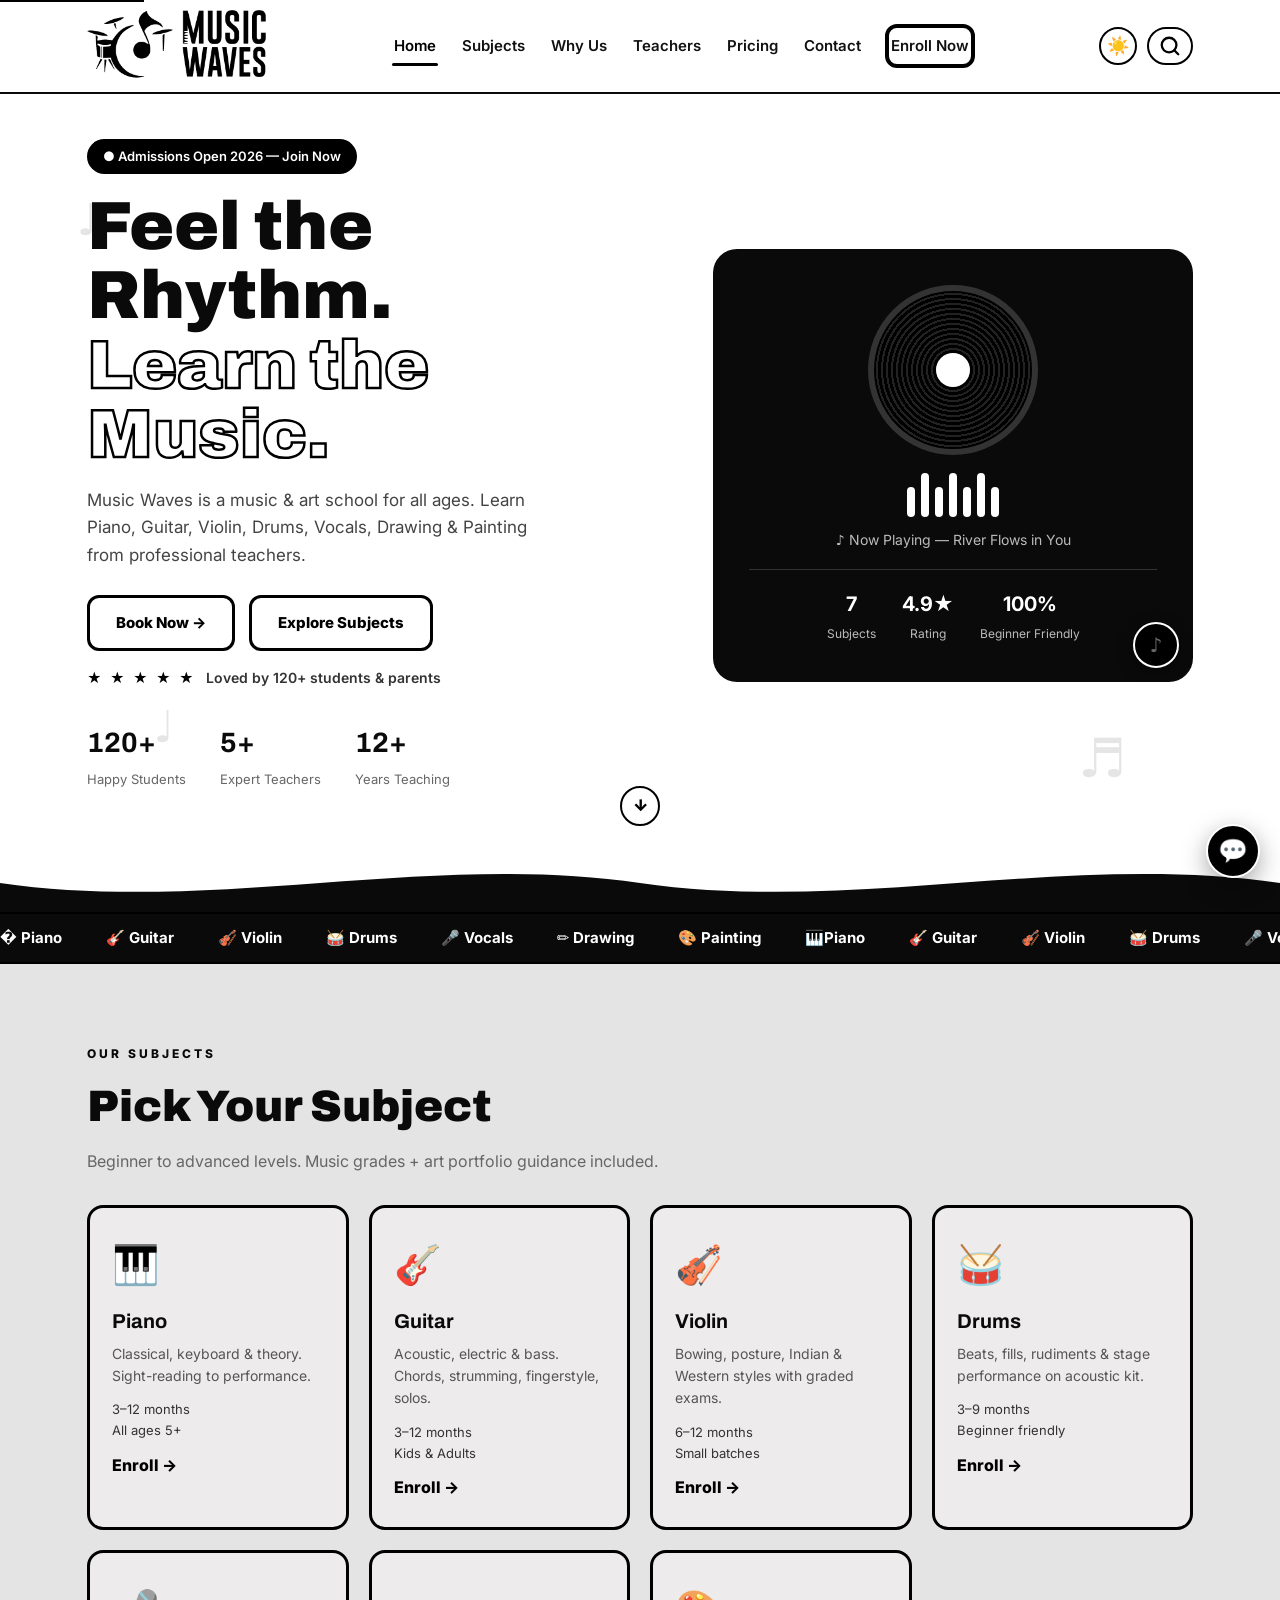
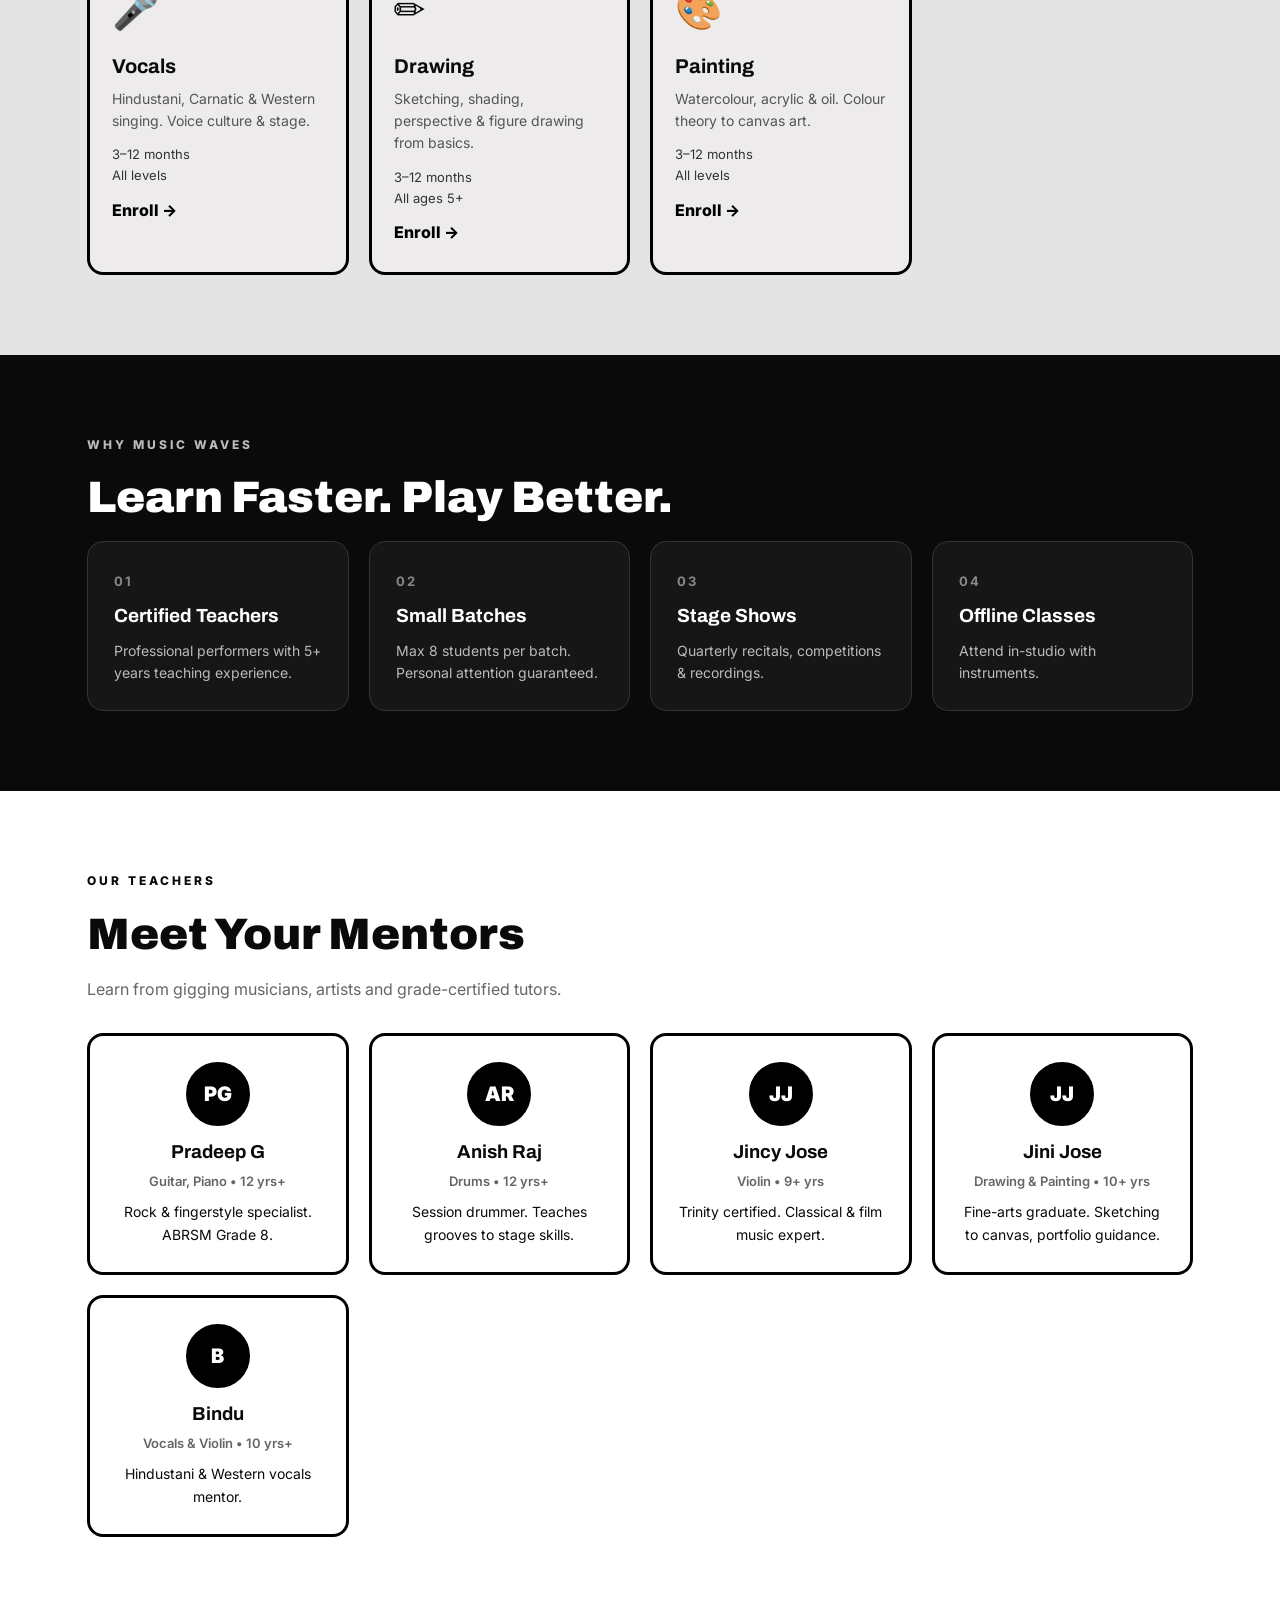
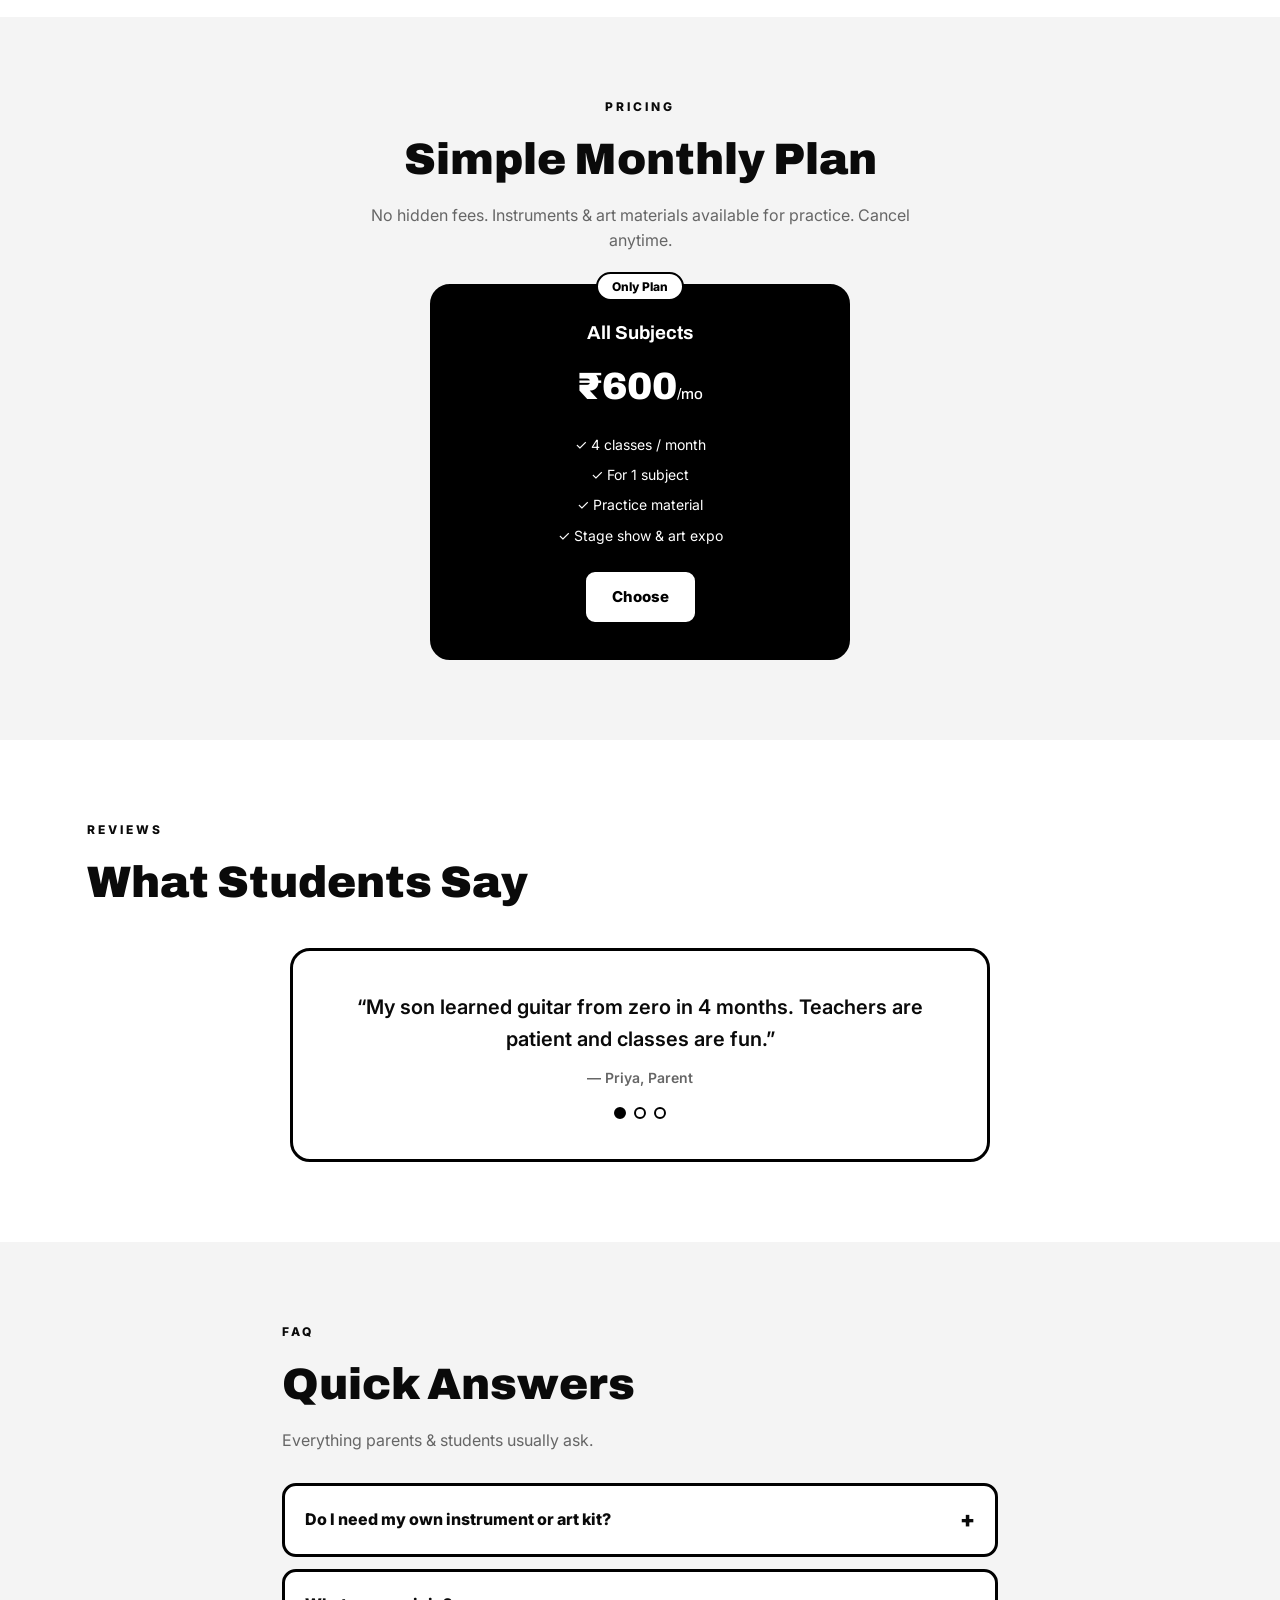
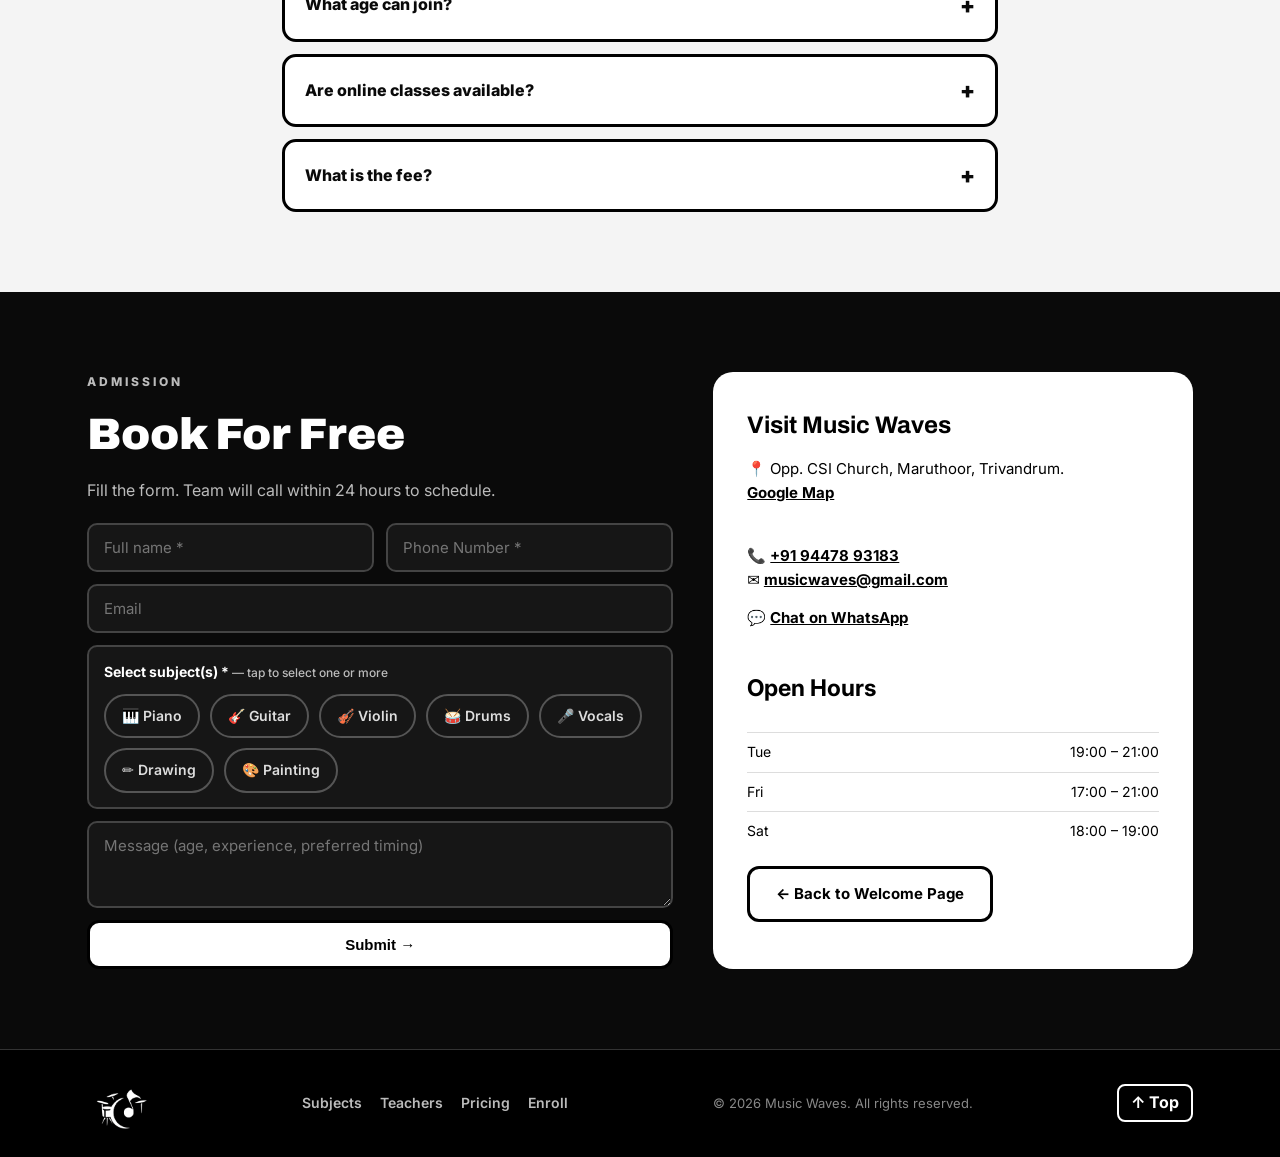
<file: index.html>
<!DOCTYPE html>
<html lang="en">

<head>
    <meta charset="UTF-8">
    <meta name="viewport" content="width=device-width, initial-scale=1.0, maximum-scale=1.0, user-scalable=no">

    <!-- Primary SEO -->
    <title>Music Waves — Music & Art School in Trivandrum | Piano, Guitar, Violin, Drums, Vocals, Drawing, Painting
    </title>
    <meta name="description"
        content="Music Waves is Trivandrum's leading music & art school. Learn Piano, Guitar, Violin, Drums, Vocals, Drawing & Painting from certified teachers. ₹600/month. Enroll now!">
    <meta name="keywords"
        content="music school Trivandrum, art classes Trivandrum, piano lessons Trivandrum, guitar classes Trivandrum, violin lessons, drum classes, vocal training, drawing classes, painting classes, music waves, best music school Kerala, music classes for kids, adult music classes, art school near me">
    <meta name="author" content="Music Waves">
    <meta name="robots" content="index, follow, max-snippet:-1, max-image-preview:large, max-video-preview:-1">
    <meta name="googlebot" content="index, follow">
    <meta name="theme-color" content="#ffffff">
    <meta name="geo.region" content="IN-KL">
    <meta name="geo.placename" content="Trivandrum">
    <link rel="canonical" href="https://musicwaves.in/">

    <!-- Open Graph / Facebook -->
    <meta property="og:type" content="website">
    <meta property="og:url" content="https://musicwaves.in/">
    <meta property="og:title" content="Music Waves — Music & Art School in Trivandrum">
    <meta property="og:description"
        content="Learn Piano, Guitar, Violin, Drums, Vocals, Drawing & Painting from certified teachers. ₹600/month. Enroll now at Music Waves!">
    <meta property="og:image" content="assets/Music Waves Logo.png">
    <meta property="og:site_name" content="Music Waves">
    <meta property="og:locale" content="en_IN">

    <!-- Twitter Card -->
    <meta name="twitter:card" content="summary_large_image">
    <meta name="twitter:title" content="Music Waves — Music & Art School in Trivandrum">
    <meta name="twitter:description"
        content="Learn Piano, Guitar, Violin, Drums, Vocals, Drawing & Painting from certified teachers. ₹600/month. Enroll now!">
    <meta name="twitter:image" content="assets/Music Waves Logo.png">

    <!-- Favicons -->
    <link rel="icon" href="assets/Music Waves Logo(2).png" type="image/png">

    <!-- Fonts -->
    <link rel="preconnect" href="https://fonts.googleapis.com">
    <link rel="preconnect" href="https://fonts.gstatic.com" crossorigin>
    <link rel="preload" as="style"
        href="https://fonts.googleapis.com/css2?family=Archivo:wght@400;600;700;800;900&family=Inter:wght@400;500;600&display=swap">
    <link rel="stylesheet"
        href="https://fonts.googleapis.com/css2?family=Archivo:wght@400;600;700;800;900&family=Inter:wght@400;500;600&display=swap">

    <!-- Main CSS -->
    <link rel="stylesheet" href="assets/style.css">

    <!-- JSON-LD: LocalBusiness / MusicSchool -->
    <script type="application/ld+json">
    {
      "@context": "https://schema.org",
      "@type": "MusicSchool",
      "name": "Music Waves",
      "description": "Music Waves is a music and art school in Trivandrum offering Piano, Guitar, Violin, Drums, Vocals, Drawing & Painting classes from certified teachers.",
      "url": "https://musicwaves.in/",
      "logo": "assets/Music Waves Logo.png",
      "image": "assets/Music Waves Logo.png",
      "telephone": "+919447893183",
      "email": "musicwaves@gmail.com",
      "address": {
        "@type": "PostalAddress",
        "streetAddress": "Opp. CSI Church, Maruthoor",
        "addressLocality": "Trivandrum",
        "addressRegion": "Kerala",
        "addressCountry": "IN"
      },
      "geo": {
        "@type": "GeoCoordinates",
        "latitude": "8.4875",
        "longitude": "76.9525"
      },
      "priceRange": "₹600/month",
      "openingHoursSpecification": [
        {
          "@type": "OpeningHoursSpecification",
          "dayOfWeek": ["Tuesday"],
          "opens": "19:00",
          "closes": "21:00"
        },
        {
          "@type": "OpeningHoursSpecification",
          "dayOfWeek": ["Friday"],
          "opens": "17:00",
          "closes": "21:00"
        },
        {
          "@type": "OpeningHoursSpecification",
          "dayOfWeek": ["Saturday"],
          "opens": "18:00",
          "closes": "19:00"
        }
      ],
      "sameAs": ["https://wa.me/919447893183"],
      "hasOfferCatalog": {
        "@type": "OfferCatalog",
        "name": "Music & Art Classes",
        "itemListElement": [
          {"@type": "Offer", "itemOffered": {"@type": "Course", "name": "Piano Classes"}},
          {"@type": "Offer", "itemOffered": {"@type": "Course", "name": "Guitar Classes"}},
          {"@type": "Offer", "itemOffered": {"@type": "Course", "name": "Violin Classes"}},
          {"@type": "Offer", "itemOffered": {"@type": "Course", "name": "Drum Classes"}},
          {"@type": "Offer", "itemOffered": {"@type": "Course", "name": "Vocal Training"}},
          {"@type": "Offer", "itemOffered": {"@type": "Course", "name": "Drawing Classes"}},
          {"@type": "Offer", "itemOffered": {"@type": "Course", "name": "Painting Classes"}}
        ]
      },
      "aggregateRating": {
        "@type": "AggregateRating",
        "ratingValue": "4.9",
        "reviewCount": "120",
        "bestRating": "5"
      },
      "review": [
        {
          "@type": "Review",
          "author": {"@type": "Person", "name": "Priya"},
          "reviewBody": "My son learned guitar from zero in 4 months. Teachers are patient and classes are fun.",
          "reviewRating": {"@type": "Rating", "ratingValue": "5", "bestRating": "5"}
        }
      ]
    }
    </script>

    <!-- JSON-LD: FAQPage -->
    <script type="application/ld+json">
    {
      "@context": "https://schema.org",
      "@type": "FAQPage",
      "mainEntity": [
        {
          "@type": "Question",
          "name": "Do I need my own instrument or art kit?",
          "acceptedAnswer": {
            "@type": "Answer",
            "text": "No. Instruments and basic art materials are available for practice in-studio, and we guide you when buying your own."
          }
        },
        {
          "@type": "Question",
          "name": "What age can join Music Waves?",
          "acceptedAnswer": {
            "@type": "Answer",
            "text": "Age 5 and above. Separate kids and adult batches with personal attention."
          }
        },
        {
          "@type": "Question",
          "name": "Are online classes available at Music Waves?",
          "acceptedAnswer": {
            "@type": "Answer",
            "text": "No. Online classes are not currently offered."
          }
        },
        {
          "@type": "Question",
          "name": "What is the fee for Music Waves classes?",
          "acceptedAnswer": {
            "@type": "Answer",
            "text": "Single simple plan: ₹600/month. No hidden fees, cancel anytime."
          }
        }
      ]
    }
    </script>
</head>

<body>

    <!-- Skip to main content (accessibility) -->
    <a href="#courses" class="skip-link"
        style="position:absolute;top:-40px;left:0;background:#000;color:#fff;padding:8px 16px;z-index:9999;transition:top .3s"
        onfocus="this.style.top='0'" onblur="this.style.top='-40px'">Skip to content</a>

    <audio id="bgMusic" loop preload="auto">
        <source src="assets\Yiruma - River Flows in You.mp3" type="audio/mpeg">
    </audio>

    <div class="progress" id="progress"></div>

    <header class="nav" id="top" role="banner">
        <div class="wrap nav-inner">
            <a href="#home" class="brand" aria-label="Music Waves — Home">
                <img src="assets/Music Waves Logo(2).png" alt="Music Waves Music & Art School Logo" loading="eager">
            </a>
            <nav class="links" id="navLinks" aria-label="Main navigation">
                <a href="#home" class="active">Home</a>
                <a href="#courses">Subjects</a>
                <a href="#whyus">Why Us</a>
                <a href="#teachers">Teachers</a>
                <a href="#pricing">Pricing</a>
                <a href="#contact">Contact</a>
                <a href="#enroll" class="btn btn-dark nav-cta">Enroll Now</a>
            </nav>
            <div class="nav-actions">
                <button class="theme-btn" id="themeBtn" aria-label="Toggle dark mode">☀️</button>
                <button class="search-btn" id="searchBtn" aria-label="Search">
                    <svg width="22" height="22" viewBox="0 0 24 24" fill="none" stroke="currentColor" stroke-width="2.5"
                        stroke-linecap="round" stroke-linejoin="round">
                        <circle cx="11" cy="11" r="8" />
                        <line x1="21" y1="21" x2="16.65" y2="16.65" />
                    </svg>
                </button>
                <button class="burger" id="burger" aria-label="Menu">☰</button>
            </div>
        </div>
        <!-- SEARCH DROPDOWN -->
        <div class="search-dropdown" id="searchDropdown">
            <div class="search-dropdown-inner">
                <div class="search-field">
                    <svg class="search-field-icon" width="20" height="20" viewBox="0 0 24 24" fill="none"
                        stroke="currentColor" stroke-width="2.5" stroke-linecap="round" stroke-linejoin="round">
                        <circle cx="11" cy="11" r="8" />
                        <line x1="21" y1="21" x2="16.65" y2="16.65" />
                    </svg>
                    <input class="search-input" id="searchInput" type="text" placeholder="Type your search…">
                    <button class="search-close" id="searchClose" aria-label="Close search">✕</button>
                </div>
                <div class="search-results" id="searchResults"></div>
            </div>
        </div>
    </header>

    <!-- HERO -->
    <section class="hero" id="home">
        <span class="note n1">♪</span><span class="note n2">♫</span><span class="note n3">♩</span><span
            class="note n4">♬</span>
        <div class="wrap hero-grid">
            <div class="hero-text">
                <div class="pill pulse">● Admissions Open 2026 — Join Now</div>
                <h1 class="fade-up">Feel the Rhythm.<br><span class="outline">Learn the Music.</span></h1>
                <p class="lead fade-up d1">Music Waves is a music & art school for all ages. Learn Piano, Guitar,
                    Violin, Drums,
                    Vocals, Drawing & Painting from professional teachers.</p>
                <div class="hero-btns fade-up d2">
                    <a href="#enroll" class="btn btn-dark shine">Book Now →</a>
                    <a href="#courses" class="btn btn-light">Explore Subjects</a>
                </div>
                <div class="trust fade-up d3"><span>★ ★ ★ ★ ★</span> Loved by 120+ students & parents</div>
                <div class="stats">
                    <div><strong data-count="120">0</strong><span>Happy Students</span></div>
                    <div><strong data-count="5">0</strong><span>Expert Teachers</span></div>
                    <div><strong data-count="12">0</strong><span>Years Teaching</span></div>
                </div>
            </div>
            <div class="hero-card tilt fade-up d2" role="img" aria-label="Music player visualization">
                <div class="vinyl">
                    <div class="vinyl-hole"></div>
                </div>
                <div class="bars">
                    <span></span><span></span><span></span><span></span><span></span><span></span><span></span>
                </div>
                <p class="hero-note">♪ Now Playing — River Flows in You</p>
                <div class="hero-mini">
                    <div><b>7</b><i>Subjects</i></div>
                    <div><b>4.9★</b><i>Rating</i></div>
                    <div><b>100%</b><i>Beginner Friendly</i></div>
                </div>
                <div class="music-vol" id="musicVol" aria-label="Volume control">
                    <span class="vol-icon" id="volIcon">♪</span>
                </div>
            </div>
        </div>
        <a href="#courses" class="scroll-down" aria-label="Scroll down">↓</a>
        <div class="wave" aria-hidden="true">
            <svg viewBox="0 0 1440 90" preserveAspectRatio="none">
                <path d="M0,50 C240,90 480,10 720,50 C960,90 1200,10 1440,50 L1440,90 L0,90 Z" />
            </svg>
        </div>
    </section>

    <div class="marquee" aria-hidden="true">
        <div class="marquee-track">
            <span>� Piano</span><span>🎸 Guitar</span><span>🎻 Violin</span><span>🥁 Drums</span><span>🎤
                Vocals</span><span>✏️ Drawing</span><span>🎨 Painting</span><span>
                🎹Piano</span><span>🎸 Guitar</span><span>🎻 Violin</span><span>🥁 Drums</span><span>🎤
                Vocals</span><span>✏️ Drawing</span><span>🎨 Painting</span>

        </div>
    </div>

    <main>

        <!-- COURSES -->
        <section class="section courses" id="courses" aria-labelledby="courses-heading">
            <div class="wrap">
                <p class="kicker">Our Subjects</p>
                <h2 id="courses-heading">Pick Your Subject</h2>
                <p class="sub">Beginner to advanced levels. Music grades + art portfolio guidance included.</p>
                <div class="grid cards7" role="list">
                    <article class="card reveal" role="listitem" itemscope itemtype="https://schema.org/Course">
                        <div class="icon" aria-hidden="true">🎹</div>
                        <h3 itemprop="name">Piano</h3>
                        <p itemprop="description">Classical, keyboard & theory. Sight-reading to performance.</p>
                        <ul>
                            <li>3–12 months</li>
                            <li>All ages 5+</li>
                        </ul>
                        <a href="#enroll" data-course="Piano" aria-label="Enroll in Piano classes">Enroll →</a>
                    </article>
                    <article class="card reveal" role="listitem" itemscope itemtype="https://schema.org/Course">
                        <div class="icon" aria-hidden="true">🎸</div>
                        <h3 itemprop="name">Guitar</h3>
                        <p itemprop="description">Acoustic, electric & bass. Chords, strumming, fingerstyle, solos.</p>
                        <ul>
                            <li>3–12 months</li>
                            <li>Kids & Adults</li>
                        </ul>
                        <a href="#enroll" data-course="Guitar" aria-label="Enroll in Guitar classes">Enroll →</a>
                    </article>
                    <article class="card reveal" role="listitem" itemscope itemtype="https://schema.org/Course">
                        <div class="icon" aria-hidden="true">🎻</div>
                        <h3 itemprop="name">Violin</h3>
                        <p itemprop="description">Bowing, posture, Indian & Western styles with graded exams.</p>
                        <ul>
                            <li>6–12 months</li>
                            <li>Small batches</li>
                        </ul>
                        <a href="#enroll" data-course="Violin" aria-label="Enroll in Violin classes">Enroll →</a>
                    </article>
                    <article class="card reveal" role="listitem" itemscope itemtype="https://schema.org/Course">
                        <div class="icon" aria-hidden="true">🥁</div>
                        <h3 itemprop="name">Drums</h3>
                        <p itemprop="description">Beats, fills, rudiments & stage performance on acoustic kit.</p>
                        <ul>
                            <li>3–9 months</li>
                            <li>Beginner friendly</li>
                        </ul>
                        <a href="#enroll" data-course="Drums" aria-label="Enroll in Drum classes">Enroll →</a>
                    </article>
                    <article class="card reveal" role="listitem" itemscope itemtype="https://schema.org/Course">
                        <div class="icon" aria-hidden="true">🎤</div>
                        <h3 itemprop="name">Vocals</h3>
                        <p itemprop="description">Hindustani, Carnatic & Western singing. Voice culture & stage.</p>
                        <ul>
                            <li>3–12 months</li>
                            <li>All levels</li>
                        </ul>
                        <a href="#enroll" data-course="Vocals" aria-label="Enroll in Vocal training">Enroll →</a>
                    </article>
                    <article class="card reveal" role="listitem" itemscope itemtype="https://schema.org/Course">
                        <div class="icon" aria-hidden="true">✏️</div>
                        <h3 itemprop="name">Drawing</h3>
                        <p itemprop="description">Sketching, shading, perspective & figure drawing from basics.</p>
                        <ul>
                            <li>3–12 months</li>
                            <li>All ages 5+</li>
                        </ul>
                        <a href="#enroll" data-course="Drawing" aria-label="Enroll in Drawing classes">Enroll →</a>
                    </article>
                    <article class="card reveal" role="listitem" itemscope itemtype="https://schema.org/Course">
                        <div class="icon" aria-hidden="true">🎨</div>
                        <h3 itemprop="name">Painting</h3>
                        <p itemprop="description">Watercolour, acrylic & oil. Colour theory to canvas art.</p>
                        <ul>
                            <li>3–12 months</li>
                            <li>All levels</li>
                        </ul>
                        <a href="#enroll" data-course="Painting" aria-label="Enroll in Painting classes">Enroll →</a>
                    </article>
                </div>
            </div>
        </section>

        <!-- WHY -->
        <section class="section dark" id="whyus">
            <div class="wrap">
                <p class="kicker light">Why Music Waves</p>
                <h2 class="white">Learn Faster. Play Better.</h2>
                <div class="grid cards4">
                    <div class="feat reveal"><b>01</b>
                        <h3>Certified Teachers</h3>
                        <p>Professional performers with 5+ years teaching experience.</p>
                    </div>
                    <div class="feat reveal"><b>02</b>
                        <h3>Small Batches</h3>
                        <p>Max 8 students per batch. Personal attention guaranteed.</p>
                    </div>
                    <div class="feat reveal"><b>03</b>
                        <h3>Stage Shows</h3>
                        <p>Quarterly recitals, competitions & recordings.</p>
                    </div>
                    <div class="feat reveal"><b>04</b>
                        <h3>Offline Classes</h3>
                        <p>Attend in-studio with instruments.</p>
                    </div>
                </div>
            </div>
        </section>

        <!-- TEACHERS -->
        <section class="section" aria-labelledby="teachers-heading">
            <div class="wrap">
                <div id="teachers" itemscope itemtype="https://schema.org/Organization">
                    <p class="kicker">Our Teachers</p>
                    <h2 id="teachers-heading">Meet Your Mentors</h2>
                    <p class="sub">Learn from gigging musicians, artists and grade-certified tutors.</p>
                    <div class="grid cards4">
                        <article class="tcard reveal" itemscope itemtype="https://schema.org/Person">
                            <div class="avatar" aria-hidden="true">PG</div>
                            <h3 itemprop="name">Pradeep G</h3><span itemprop="jobTitle">Guitar, Piano • 12 yrs+</span>
                            <p>Rock & fingerstyle specialist. ABRSM Grade 8.</p>
                        </article>
                        <article class="tcard reveal" itemscope itemtype="https://schema.org/Person">
                            <div class="avatar" aria-hidden="true">AR</div>
                            <h3 itemprop="name">Anish Raj</h3><span itemprop="jobTitle">Drums • 12 yrs+</span>
                            <p>Session drummer. Teaches grooves to stage skills.</p>
                        </article>
                        <article class="tcard reveal" itemscope itemtype="https://schema.org/Person">
                            <div class="avatar" aria-hidden="true">JJ</div>
                            <h3 itemprop="name">Jincy Jose</h3><span itemprop="jobTitle">Violin • 9+ yrs</span>
                            <p>Trinity certified. Classical & film music expert.</p>
                        </article>
                        <article class="tcard reveal" itemscope itemtype="https://schema.org/Person">
                            <div class="avatar" aria-hidden="true">JJ</div>
                            <h3 itemprop="name">Jini Jose</h3><span itemprop="jobTitle">Drawing & Painting • 10+
                                yrs</span>
                            <p>Fine-arts graduate. Sketching to canvas, portfolio guidance.</p>
                        </article>
                        <article class="tcard reveal" itemscope itemtype="https://schema.org/Person">
                            <div class="avatar" aria-hidden="true">B</div>
                            <h3 itemprop="name">Bindu</h3><span itemprop="jobTitle">Vocals & Violin • 10 yrs+</span>
                            <p>Hindustani & Western vocals mentor.</p>
                        </article>
                    </div>
                </div>
            </div>
        </section>

        <!-- PRICING -->
        <section class="section grey">
            <div class="wrap" style="text-align:center">
                <div id="pricing">
                    <p class="kicker">Pricing</p>
                    <h2>Simple Monthly Plan</h2>
                    <p class="sub" style="margin:0 auto 30px">No hidden fees. Instruments & art materials available for
                        practice. Cancel anytime.
                    </p>
                    <div style="max-width:420px;margin:0 auto">
                        <article class="price pop reveal">
                            <div class="tag">Only Plan</div>
                            <h3>All Subjects</h3>
                            <p class="amt">₹600<span>/mo</span></p>
                            <ul>
                                <li>✓ 4 classes / month</li>
                                <li>✓ For 1 subject</li>
                                <li>✓ Practice material</li>
                                <li>✓ Stage show & art expo</li>
                            </ul>
                            <a href="#enroll" class="btn btn-dark" data-plan="600 Plan">Choose</a>
                        </article>
                    </div>
                </div>
            </div>
        </section>

        <!-- TESTIMONIALS -->
        <section class="section" id="reviews">
            <div class="wrap">
                <p class="kicker">Reviews</p>
                <h2>What Students Say</h2>
                <div class="slider tilt">
                    <blockquote id="quote">“My son learned guitar from zero in 4 months. Teachers are patient and
                        classes
                        are fun.”<cite>— Priya, Parent</cite></blockquote>
                    <div class="dots"><button class="on" data-q="0" aria-label="Review 1"></button><button data-q="1"
                            aria-label="Review 2"></button><button data-q="2" aria-label="Review 3"></button></div>
                </div>
            </div>
        </section>

        <!-- FAQ -->
        <section class="section grey" id="faq">
            <div class="wrap faq-wrap">
                <p class="kicker">FAQ</p>
                <h2>Quick Answers</h2>
                <p class="sub">Everything parents & students usually ask.</p>
                <div class="faq">
                    <details class="reveal">
                        <summary>Do I need my own instrument or art kit?</summary>
                        <p>No. Instruments and basic art materials are available for practice in-studio, and we guide
                            you
                            when buying your own.</p>
                    </details>
                    <details class="reveal">
                        <summary>What age can join?</summary>
                        <p>Age 5 and above. Separate kids & adult batches with personal attention.</p>
                    </details>
                    <details class="reveal">
                        <summary>Are online classes available?</summary>
                        <p>No — Online classes are not currently offered.</p>
                    </details>
                    <details class="reveal">
                        <summary>What is the fee?</summary>
                        <p>Single simple plan — ₹600/month. No hidden fees, cancel anytime.</p>
                    </details>
                </div>
            </div>
        </section>

    </main>

    <!-- ENROLL + CONTACT -->
    <section class="section dark" aria-labelledby="enroll-heading">
        <div class="wrap grid2">
            <div id="enroll">
                <p id="contact" class="kicker light">Admission</p>
                <h2 class="white" id="enroll-heading">Book For Free</h2>
                <p class="muted">Fill the form. Team will call within 24 hours to schedule.</p>
                <form id="enrollForm" novalidate>
                    <div class="row">
                        <div class="field">
                            <input name="name" id="nameInput" placeholder="Full name *" required autocomplete="name">
                            <small class="field-err" id="nameErr">Only letters and spaces allowed.</small>
                        </div>
                        <div class="field">
                            <input type="tel" name="phone" id="phoneInput" placeholder="Phone Number *" required
                                inputmode="numeric" maxlength="10" autocomplete="tel">
                            <small class="field-err" id="phoneErr">Enter a valid 10-digit number.</small>
                        </div>
                    </div>
                    <input name="email" type="email" placeholder="Email" autocomplete="email">
                    <div class="course-picker">
                        <p>Select subject(s) * <span class="pick-hint">— tap to select one or more</span></p>
                        <div class="chips" id="courseChips">
                            <label class="chip"><input type="checkbox" value="Piano"><span>🎹 Piano</span></label>
                            <label class="chip"><input type="checkbox" value="Guitar"><span>🎸 Guitar</span></label>
                            <label class="chip"><input type="checkbox" value="Violin"><span>🎻 Violin</span></label>
                            <label class="chip"><input type="checkbox" value="Drums"><span>🥁 Drums</span></label>
                            <label class="chip"><input type="checkbox" value="Vocals"><span>🎤 Vocals</span></label>
                            <label class="chip"><input type="checkbox" value="Drawing"><span>✏️ Drawing</span></label>
                            <label class="chip"><input type="checkbox" value="Painting"><span>🎨 Painting</span></label>
                        </div>
                        <small class="field-err" id="courseErr">Please select at least one subject.</small>
                    </div>
                    <textarea name="msg" rows="3" placeholder="Message (age, experience, preferred timing)"></textarea>
                    <button class="btn btn-light" type="submit">Submit →</button>
                    <p class="form-ok" id="formOk">✓ Received! We will contact you soon.</p>
                </form>
            </div>
            <div class="contact-box">
                <h3>Visit Music Waves</h3>
                <p>📍 Opp. CSI Church, Maruthoor, Trivandrum.<span>
                        <br>
                        <a href="https://maps.app.goo.gl/R8uJxb8yRg2px6Ce6" target="_blank"
                            rel="noopener noreferrer">Google Map</a></span>
                    <br>
                </p>
                <br>
                <p>📞 <a href="tel:+919447893183">+91 94478 93183</a><br>✉️ <a
                        href="mailto:musicwaves@gmail.com">musicwaves@gmail.com</a></p>
                <p>💬 <a href="https://wa.me/919447893183" target="_blank" rel="noopener">Chat on WhatsApp</a></p>
                <br>
                <span style="font-size: 23px; font-weight: bold">Open Hours</span>
                <br>
                <br>
                <div class="hours"><span>Tue</span><span>19:00 – 21:00</span></div>
                <div class="hours"><span>Fri</span><span>17:00 – 21:00</span></div>
                <div class="hours"><span>Sat</span><span>18:00 – 19:00</span></div>
                <a class="btn btn-light" href="Landing Page.html">← Back to Welcome Page</a>
            </div>
        </div>
    </section>

    <footer role="contentinfo">
        <div class="wrap foot">
            <div class="brand"><img src="assets/Music Waves Logo.png" alt="Music Waves Music & Art School" loading="lazy">
            </div>
            <div class="foot-links">
                <a href="#courses">Subjects</a><a href="#teachers">Teachers</a><a href="#pricing">Pricing</a><a
                    href="#enroll">Enroll</a>
            </div>
            <p>© 2026 Music Waves. All rights reserved.</p>
            <a href="#home" id="toTop">↑ Top</a>
        </div>
    </footer>

    <a class="wa-float" href="https://wa.me/919447893183" target="_blank" rel="noopener"
        aria-label="Chat on WhatsApp">💬</a>
    <button class="top-float" id="topFloat" aria-label="Back to top">↑</button>

    <script src="assets/script.js"></script>
</body>

</html>
</file>
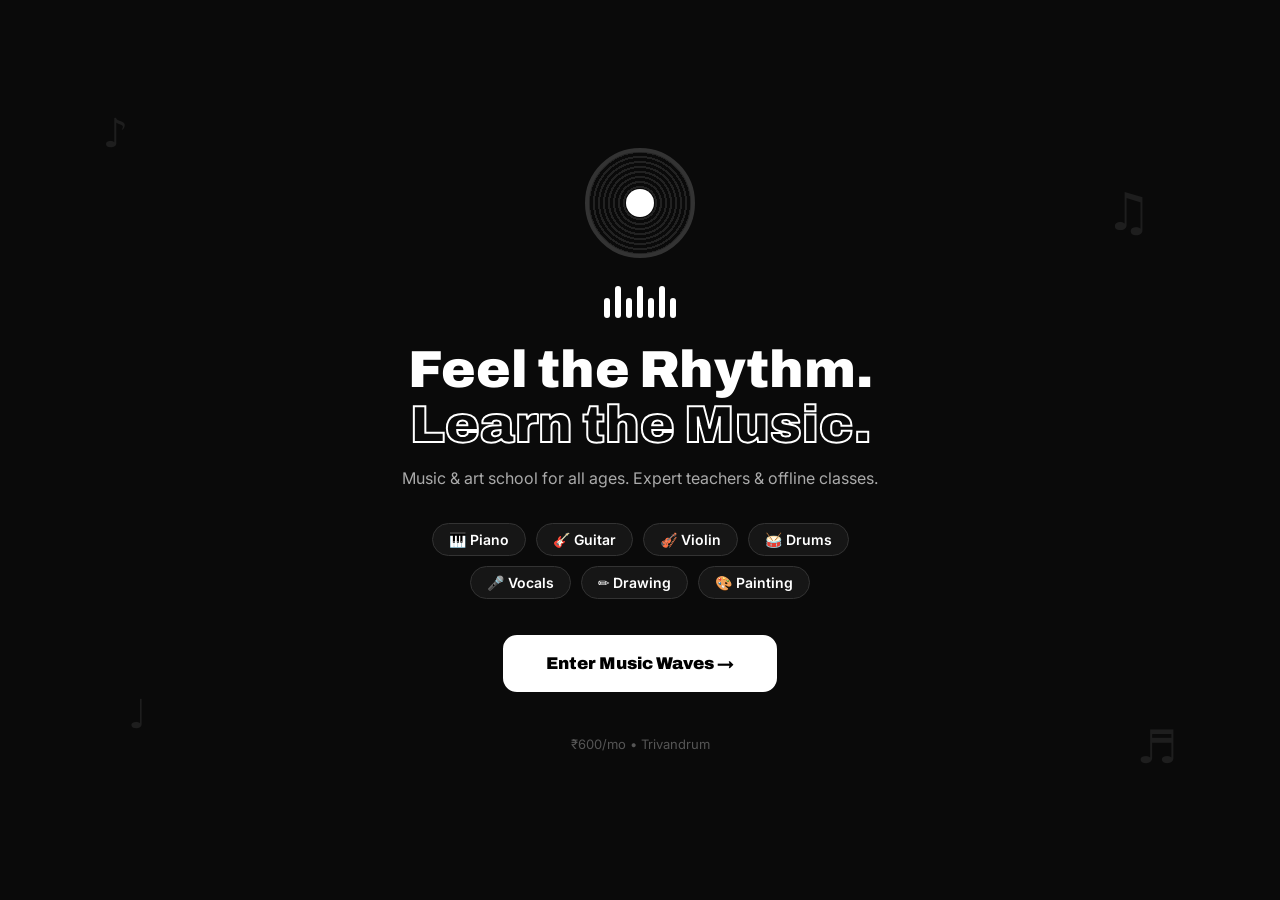
<file: Landing Page.html>
<!DOCTYPE html>
<html lang="en">

<head>
    <meta charset="UTF-8">
    <meta name="viewport" content="width=device-width, initial-scale=1.0">
    <title>Music Waves — Music & Art School</title>
    <meta name="description"
        content="Music Waves — Learn Piano, Guitar, Violin, Drums, Vocals, Drawing & Painting.">
    <link rel="preconnect" href="https://fonts.googleapis.com">
    <link
        href="https://fonts.googleapis.com/css2?family=Archivo:wght@400;700;900&family=Inter:wght@400;600&display=swap"
        rel="stylesheet">
    <link rel="icon" href="assets/Music Waves Logo(2).png">
    <style>
        * {
            margin: 0;
            padding: 0;
            box-sizing: border-box
        }

        body {
            font-family: 'Inter', system-ui, sans-serif;
            background: #0a0a0a;
            color: #fff;
            min-height: 100vh;
            display: flex;
            align-items: center;
            justify-content: center;
            text-align: center;
            overflow: hidden
        }

        .landing {
            padding: 40px 24px;
            max-width: 560px
        }

        /* logo */
        .logo {
            width: 110px;
            height: 110px;
            border-radius: 50%;
            background: repeating-radial-gradient(circle, #222 0 2px, #0a0a0a 2px 5px);
            border: 4px solid #333;
            position: relative;
            margin: 0 auto 28px;
            animation: spin 6s linear infinite
        }

        .logo-hole {
            position: absolute;
            inset: 0;
            margin: auto;
            width: 28px;
            height: 28px;
            background: #fff;
            border-radius: 50%
        }

        @keyframes spin {
            to {
                transform: rotate(360deg)
            }
        }

        /* equaliser */
        .bars {
            display: flex;
            gap: 5px;
            justify-content: center;
            align-items: flex-end;
            height: 32px;
            margin-bottom: 24px
        }

        .bars span {
            width: 6px;
            background: #fff;
            border-radius: 3px;
            animation: eq 1s ease-in-out infinite
        }

        .bars span:nth-child(odd) {
            height: 20px
        }

        .bars span:nth-child(even) {
            height: 32px
        }

        .bars span:nth-child(3n) {
            animation-delay: .2s
        }

        .bars span:nth-child(4n) {
            animation-delay: .4s
        }

        @keyframes eq {

            0%,
            100% {
                transform: scaleY(.4)
            }

            50% {
                transform: scaleY(1)
            }
        }

        h1 {
            font-family: 'Archivo', sans-serif;
            font-size: clamp(30px, 6vw, 52px);
            font-weight: 900;
            line-height: 1.06;
            margin-bottom: 14px
        }

        h1 .outline {
            -webkit-text-stroke: 2px #fff;
            color: transparent
        }

        .lead {
            color: #aaa;
            font-size: 16px;
            line-height: 1.6;
            margin-bottom: 32px
        }

        /* subjects */
        .subjects {
            display: flex;
            flex-wrap: wrap;
            gap: 10px;
            justify-content: center;
            margin-bottom: 36px
        }

        .subjects span {
            background: #161616;
            border: 1px solid #333;
            border-radius: 100px;
            padding: 7px 16px;
            font-size: 14px;
            font-weight: 600;
            transition: .25s
        }

        .subjects span:hover {
            border-color: #fff;
            color: #fff
        }

        /* CTA */
        .cta {
            display: inline-block;
            padding: 16px 40px;
            background: #fff;
            color: #000;
            font-family: 'Archivo', sans-serif;
            font-weight: 900;
            font-size: 17px;
            text-decoration: none;
            border-radius: 14px;
            border: 3px solid #fff;
            transition: .3s;
            position: relative;
            overflow: hidden
        }

        .cta:hover {
            background: transparent;
            color: #fff;
            transform: translateY(-3px);
            box-shadow: 0 8px 28px rgba(255, 255, 255, .15)
        }

        .cta::after {
            content: "";
            position: absolute;
            top: 0;
            left: -70%;
            width: 45%;
            height: 100%;
            background: linear-gradient(105deg, transparent, rgba(255, 255, 255, .45), transparent);
            transform: skewX(-20deg);
            animation: shine 2.8s infinite
        }

        @keyframes shine {
            to {
                left: 130%
            }
        }

        .note {
            position: absolute;
            font-size: 40px;
            opacity: .08;
            animation: float 5s ease-in-out infinite;
            pointer-events: none
        }

        .n1 {
            top: 12%;
            left: 8%
        }

        .n2 {
            top: 20%;
            right: 10%;
            animation-delay: 1s;
            font-size: 52px
        }

        .n3 {
            bottom: 18%;
            left: 10%;
            animation-delay: 2s
        }

        .n4 {
            bottom: 14%;
            right: 8%;
            animation-delay: 3s;
            font-size: 46px
        }

        @keyframes float {

            0%,
            100% {
                transform: translateY(0) rotate(-6deg)
            }

            50% {
                transform: translateY(-18px) rotate(6deg)
            }
        }

        .footer-note {
            margin-top: 40px;
            color: #555;
            font-size: 13px
        }
    </style>
</head>

<body>

    <span class="note n1">♪</span>
    <span class="note n2">♫</span>
    <span class="note n3">♩</span>
    <span class="note n4">♬</span>

    <div class="landing">
        <div class="logo">
            <div class="logo-hole"></div>
        </div>
        <div class="bars"><span></span><span></span><span></span><span></span><span></span><span></span><span></span>
        </div>

        <h1>Feel the Rhythm.<br><span class="outline">Learn the Music.</span></h1>
        <p class="lead">Music & art school for all ages. Expert teachers & offline classes.</p>

        <div class="subjects">
            <span>🎹 Piano</span>
            <span>🎸 Guitar</span>
            <span>🎻 Violin</span>
            <span>🥁 Drums</span>
            <span>🎤 Vocals</span>
            <span>✏️ Drawing</span>
            <span>🎨 Painting</span>
        </div>

        <a href="index.html" class="cta">Enter Music Waves →</a>
        <p class="footer-note">₹600/mo • Trivandrum</p>
    </div>

</body>

</html>
</file>
<file: assets/style.css>
* {
    margin: 0;
    padding: 0;
    box-sizing: border-box
}

:root {
    --b: #0a0a0a;
    --w: #fff;
    --g: #f4f4f4;
    --m: #666;
    --r: 16px;
    --card-bg: #fff;
    --card-border: #000;
    --section-alt: #f4f4f4
}

[data-theme="dark"] {
    --b: #e8e8e8;
    --w: #111;
    --g: #1a1a1a;
    --m: #999;
    --card-bg: #1a1a1a;
    --card-border: #333;
    --section-alt: #161616
}

body {
    font-family: 'Inter', system-ui, sans-serif;
    color: var(--b);
    background: var(--w);
    line-height: 1.6;
    scroll-behavior: smooth;
    -webkit-text-size-adjust: 100%;
    -ms-text-size-adjust: 100%;
    text-size-adjust: 100%;
    transition: background-color .6s cubic-bezier(.4, 0, .2, 1), color .6s cubic-bezier(.4, 0, .2, 1)
}

/* Global theme transition for all major elements */
.hero,
.section,
.nav,
footer,
.card,
.tcard,
.feat,
.price,
.slider,
.contact-box,
.faq details,
.marquee,
.wa-float,
.top-float,
.chip span,
.links,
.links a,
.search-dropdown,
.pill,
.btn,
.avatar,
.tag,
.scroll-down,
.vinyl,
.hero-card,
.tilt {
    transition: background-color .6s cubic-bezier(.4, 0, .2, 1), color .6s cubic-bezier(.4, 0, .2, 1), border-color .6s cubic-bezier(.4, 0, .2, 1), box-shadow .5s cubic-bezier(.4, 0, .2, 1), transform .5s cubic-bezier(.4, 0, .2, 1)
}

h1,
h2,
h3,
.brand span {
    font-family: 'Archivo', sans-serif
}

.wrap {
    max-width: 1150px;
    margin: auto;
    padding: 0 22px
}

.section {
    padding: 80px 0
}

.grey {
    background: var(--g)
}

.dark {
    background: var(--b);
    color: var(--w)
}

.white {
    color: #fff
}

.muted {
    color: #bbb
}

/* ── Dark mode: fix .dark and .grey section classes ── */
[data-theme="dark"] .dark {
    background: #111;
    color: #e8e8e8
}

[data-theme="dark"] .dark .white {
    color: #fff
}

[data-theme="dark"] .grey {
    background: #161616
}

[data-theme="dark"] .section {
    color: #e8e8e8
}

[data-theme="dark"] h2 {
    color: #fff
}

[data-theme="dark"] .sub {
    color: #999
}

.kicker {
    text-transform: uppercase;
    letter-spacing: 3px;
    font-weight: 800;
    font-size: 12px;
    margin-bottom: 8px
}

.kicker.light {
    color: #bbb
}

h2 {
    font-size: clamp(28px, 4vw, 44px);
    font-weight: 900;
    margin-bottom: 8px
}

.sub {
    color: var(--m);
    margin-bottom: 30px;
    max-width: 600px
}

.dark .sub {
    color: #bbb
}

/* NAV */
.nav {
    position: sticky;
    top: 0;
    z-index: 50;
    background: #fff;
    border-bottom: 2px solid #0a0a0a
}

.nav-inner {
    display: flex;
    align-items: center;
    justify-content: space-between;
    height: 92px
}

.brand {
    display: flex;
    align-items: center;
    gap: 12px;
    text-decoration: none;
    color: #000
}

.brand img {
    height: 72px;
    filter: grayscale(1) contrast(1.2)
}

.brand span {
    font-weight: 900;
    line-height: 1;
    font-size: 19px;
    letter-spacing: 1px
}

.links {
    display: flex;
    gap: 22px;
    align-items: center
}

.links a {
    position: relative;
    text-decoration: none;
    color: #111;
    font-weight: 600;
    font-size: 15px;
    padding: 6px 2px;
    transition: color .35s cubic-bezier(.4, 0, .2, 1)
}

.links a::after {
    content: "";
    position: absolute;
    left: 0;
    bottom: -2px;
    height: 3px;
    width: 100%;
    background: #000;
    border-radius: 3px;
    transform: scaleX(0);
    transform-origin: left;
    transition: transform .4s cubic-bezier(.25, .1, .25, 1)
}


.links a:hover::after,
.links a.active::after {
    transform: scaleX(1)
}

.links a.active {
    color: #000
}

.links a.nav-cta::after {
    display: none
}

.links a.nav-cta {
    transition: transform .35s cubic-bezier(.4, 0, .2, 1), background .35s cubic-bezier(.4, 0, .2, 1), color .35s cubic-bezier(.4, 0, .2, 1)
}

.links a.nav-cta:hover {
    transform: translateY(-2px)
}

/* click pulse on nav links */
.links a.clicked {
    animation: navPop .4s cubic-bezier(.25, .1, .25, 1)
}

@keyframes navPop {
    40% {
        transform: scale(.93)
    }
}

.burger {
    display: none;
    background: none;
    border: 2px solid #000;
    border-radius: 8px;
    font-size: 20px;
    padding: 2px 10px;
    cursor: pointer;
}

/* NAV ACTIONS (search + burger) */
.nav-actions {
    display: flex;
    align-items: center;
    gap: 10px
}

.search-btn {
    display: flex;
    align-items: center;
    justify-content: center;
    background: none;
    border: 2px solid #000;
    border-radius: 50px;
    padding: 6px 10px;
    cursor: pointer;
    transition: .35s cubic-bezier(.4, 0, .2, 1);
    line-height: 1;
    color: #000
}

.search-btn svg {
    display: block
}

.search-btn:hover {
    background: #000;
    color: #fff
}

.search-btn:hover svg {
    stroke: #fff
}

/* SEARCH DROPDOWN */
.search-dropdown {
    position: absolute;
    left: 0;
    right: 0;
    top: 100%;
    z-index: 55;
    width: 100%;
    background: #111;
    border-bottom: 2px solid #0a0a0a;
    overflow: hidden;
    max-height: 0;
    opacity: 0;
    transition: max-height .45s cubic-bezier(.4, 0, .2, 1), opacity .35s cubic-bezier(.4, 0, .2, 1)
}

.search-dropdown.open {
    max-height: 400px;
    opacity: 1
}

/* Blur backdrop when search is active */
.search-open .hero,
.search-open main,
.search-open footer,
.search-open .wa-float,
.search-open .top-float,
.search-open .marquee {
    filter: blur(6px);
    pointer-events: none;
    transition: filter .45s cubic-bezier(.4, 0, .2, 1)
}

.search-dropdown-inner {
    max-width: 600px;
    margin: 0 auto;
    padding: 16px 24px 12px
}

.search-field {
    display: flex;
    align-items: center;
    gap: 10px;
    background: rgba(255, 255, 255, .1);
    border: 1px solid rgba(255, 255, 255, .15);
    border-radius: 12px;
    padding: 0 14px;
    transition: border-color .35s cubic-bezier(.4, 0, .2, 1)
}

.search-field:focus-within {
    border-color: rgba(255, 255, 255, .4)
}

.search-field-icon {
    flex-shrink: 0;
    color: rgba(255, 255, 255, .5)
}

.search-input {
    width: 100%;
    padding: 12px 0;
    border: none !important;
    background: transparent;
    color: #fff;
    font-size: 15px;
    font-family: inherit;
    outline: none;
    box-shadow: none !important;
    transform: none !important
}

.search-input::placeholder {
    color: rgba(255, 255, 255, .4)
}

.search-close {
    flex-shrink: 0;
    background: none;
    border: none;
    color: rgba(255, 255, 255, .4);
    font-size: 18px;
    cursor: pointer;
    padding: 4px;
    line-height: 1;
    transition: color .3s cubic-bezier(.4, 0, .2, 1)
}

.search-close:hover {
    color: #fff
}

.search-results {
    margin-top: 8px;
    max-height: 280px;
    overflow-y: auto
}

.search-results a {
    display: flex;
    align-items: center;
    gap: 10px;
    padding: 10px 14px;
    border-radius: 8px;
    text-decoration: none;
    color: rgba(255, 255, 255, .85);
    font-weight: 600;
    font-size: 14px;
    transition: background .3s cubic-bezier(.4, 0, .2, 1)
}

.search-results a:hover {
    background: rgba(255, 255, 255, .08);
    color: #fff
}

.search-results .no-result {
    padding: 10px 14px;
    color: rgba(255, 255, 255, .35);
    font-size: 14px
}

.search-results::-webkit-scrollbar {
    width: 6px
}

.search-results::-webkit-scrollbar-track {
    background: transparent
}

.search-results::-webkit-scrollbar-thumb {
    background: rgba(255, 255, 255, .15);
    border-radius: 3px
}

/* BUTTONS */
.btn {
    display: inline-block;
    padding: 13px 26px;
    border-radius: 12px;
    font-weight: 800;
    text-decoration: none;
    border: 3px solid #000;
    cursor: pointer;
    transition: .35s cubic-bezier(.4, 0, .2, 1);
    font-size: 15px
}

.btn-dark {
    background: #fff;
    color: #000
}

.btn-dark:hover {
    background: #111110;
    color: #fff;
    border-color: #111110;
}

.btn-light {
    background: #fff;
    color: #000
}

.btn-light:hover {
    background: #000;
    color: #fff
}


.nav-cta {
    padding: 10px 32px;
    border-width: 4px
}

/* HERO */
.hero {
    background: #fff;
    position: relative;
    padding: 45px 0 120px;
    overflow: hidden
}

.hero-grid {
    display: grid;
    grid-template-columns: 1.1fr .9fr;
    gap: 40px;
    align-items: center
}

.pill {
    display: inline-block;
    background: #000;
    color: #fff;
    padding: 7px 16px;
    border-radius: 100px;
    font-size: 13px;
    font-weight: 600;
    margin-bottom: 18px
}

.hero h1 {
    font-size: clamp(38px, 6vw, 68px);
    line-height: 1.02;
    font-weight: 900
}

.outline {
    color: #fff;
    -webkit-text-stroke: 2.5px #000
}

.lead {
    margin: 18px 0 26px;
    color: #444;
    font-size: 17px;
    max-width: 480px
}

.hero-btns {
    display: flex;
    gap: 14px;
    flex-wrap: wrap
}

.stats {
    display: flex;
    gap: 34px;
    margin-top: 32px
}

.stats strong {
    display: block;
    font-size: 28px;
    font-family: 'Archivo'
}

.stats span {
    color: var(--m);
    font-size: 13px
}

.hero-card {
    background: #0a0a0a;
    color: #fff;
    border-radius: 24px;
    padding: 36px;
    text-align: center;
    position: relative;
    overflow: hidden
}

.vinyl {
    width: 170px;
    height: 170px;
    border-radius: 50%;
    margin: 0 auto 18px;
    background: repeating-radial-gradient(circle, #222 0 2px, #000 2px 5px);
    border: 6px solid #333;
    position: relative;
    animation: spin 6s linear infinite
}

.vinyl-hole {
    position: absolute;
    inset: 0;
    margin: auto;
    width: 34px;
    height: 34px;
    background: #fff;
    border-radius: 50%
}

.courses {
    background: #e5e4e4;
}

@keyframes spin {
    to {
        transform: rotate(360deg)
    }
}

@keyframes themeFlip {
    0% {
        transform: rotate(0deg) scale(1)
    }

    50% {
        transform: rotate(180deg) scale(1.3)
    }

    100% {
        transform: rotate(360deg) scale(1)
    }
}

.theme-btn.spin {
    animation: themeFlip .6s cubic-bezier(.25, .1, .25, 1)
}

.bars {
    display: flex;
    gap: 6px;
    justify-content: center;
    align-items: flex-end;
    height: 44px;
    margin-bottom: 12px
}

.bars span {
    width: 8px;
    background: #fff;
    border-radius: 4px;
    animation: eq 1s ease-in-out infinite
}

.bars span:nth-child(odd) {
    height: 30px
}

.bars span:nth-child(even) {
    height: 44px
}

.bars span:nth-child(3n) {
    animation-delay: .2s
}

.bars span:nth-child(4n) {
    animation-delay: .4s
}

@keyframes eq {

    0%,
    100% {
        transform: scaleY(.4)
    }

    50% {
        transform: scaleY(1)
    }
}

.hero-note {
    color: #bbb;
    font-size: 14px
}

.hero-mini {
    display: flex;
    justify-content: center;
    gap: 26px;
    margin-top: 18px;
    border-top: 1px solid #333;
    padding-top: 18px
}

.hero-mini b {
    display: block;
    font-size: 20px
}

.hero-mini i {
    font-style: normal;
    color: #bbb;
    font-size: 12px
}

.wave {
    position: absolute;
    bottom: -2px;
    left: 0;
    width: 100%;
    line-height: 0
}

.wave svg {
    width: 100%;
    height: 70px;
    fill: #0a0a0a
}

/* CARDS */
.grid {
    display: grid;
    gap: 20px
}

.cards7 {
    grid-template-columns: repeat(4, 1fr)
}

.cards4 {
    grid-template-columns: repeat(4, 1fr)
}

.card {
    background: #edebeb;
    border: 3px solid #000;
    border-radius: var(--r);
    padding: 26px 22px;
    transition: .35s cubic-bezier(.4, 0, .2, 1)
}

.card:hover {
    transform: translate(-4px, -4px);
    box-shadow: 7px 7px 0 #000
}

.card .icon {
    font-size: 38px
}

.card h3 {
    margin: 10px 0 6px;
    font-size: 20px
}

.card p {
    color: #555;
    font-size: 14px
}

.card ul {
    list-style: none;
    margin: 12px 0;
    font-size: 13px;
    color: #333
}

.card a {
    font-weight: 800;
    color: #000;
    text-decoration: none
}

.feat {
    background: #161616;
    border: 1px solid #333;
    border-radius: var(--r);
    padding: 26px
}

.feat b {
    font-size: 13px;
    color: #888;
    letter-spacing: 2px
}

.feat h3 {
    margin: 8px 0;
    font-size: 19px
}

.feat p {
    color: #bbb;
    font-size: 14px
}

/* TEACHERS */
.tcard {
    border: 3px solid #000;
    border-radius: var(--r);
    padding: 26px;
    text-align: center;
    background: #fff
}

.tcard:hover {
    background: #000;
    color: #fff
}

.tcard:hover span {
    color: #bbb
}

.avatar {
    width: 64px;
    height: 64px;
    border-radius: 50%;
    background: #000;
    color: #fff;
    display: flex;
    align-items: center;
    justify-content: center;
    font-weight: 900;
    font-size: 20px;
    margin: 0 auto 12px;
    border: 3px solid #000
}

.tcard:hover .avatar {
    background: #fff;
    color: #000
}

.tcard span {
    font-size: 13px;
    color: #666;
    font-weight: 600
}

.tcard p {
    font-size: 14px;
    margin-top: 8px
}

/* PRICING */
.price {
    background: #fff;
    border: 3px solid #000;
    border-radius: 20px;
    padding: 32px 26px;
    text-align: center;
    position: relative
}

.price.pop {
    background: #000;
    color: #fff;
    transform: scale(1.04)
}

.tag {
    position: absolute;
    top: -15px;
    left: 50%;
    transform: translateX(-50%);
    background: #000;
    color: #fff;
    border: 2px solid #000;
    font-size: 12px;
    font-weight: 800;
    padding: 3px 14px;
    border-radius: 100px;
    white-space: nowrap
}

.price.pop .tag {
    background: #fff;
    color: #000
}

.amt {
    font-size: 38px;
    font-weight: 900;
    font-family: 'Archivo';
    margin: 8px 0 16px
}

.amt span {
    font-size: 15px;
    font-weight: 500
}

.price ul {
    list-style: none;
    margin-bottom: 22px;
    font-size: 14px;
    display: grid;
    gap: 8px
}

/* SLIDER */
.slider {
    max-width: 700px;
    margin: 30px auto 0;
    text-align: center;
    border: 3px solid #000;
    border-radius: 20px;
    padding: 40px 30px;
    background: #fff
}

.slider blockquote {
    font-size: 20px;
    font-weight: 600
}

.slider cite {
    display: block;
    margin-top: 12px;
    font-size: 14px;
    color: #666;
    font-style: normal
}

.dots {
    margin-top: 18px;
    display: flex;
    gap: 8px;
    justify-content: center
}

.dots button {
    width: 12px;
    height: 12px;
    border-radius: 50%;
    border: 2px solid #000;
    background: #fff;
    cursor: pointer
}

.dots button.on {
    background: #000
}

/* FORM */
.grid2 {
    display: grid;
    grid-template-columns: 1.1fr .9fr;
    gap: 40px
}

form {
    display: grid;
    gap: 12px;
    margin-top: 20px
}

.row {
    display: grid;
    grid-template-columns: 1fr 1fr;
    gap: 12px
}

input,
select,
textarea {
    padding: 13px 15px;
    border-radius: 10px;
    border: 2px solid #444;
    background: #161616;
    color: #fff;
    font-size: 15px;
    width: 100%;
    font-family: inherit
}

input:focus,
select:focus,
textarea:focus {
    outline: none;
    border-color: #fff
}

.form-ok {
    display: none;
    color: #7CFC98;
    font-weight: 700
}

.field {
    display: grid;
    gap: 4px
}

.field-err {
    display: none;
    color: #ff8a8a;
    font-size: 12px;
    font-weight: 600
}

.field.invalid input {
    border-color: #ff6b6b
}

.field.invalid .field-err {
    display: block
}

.course-picker {
    background: #161616;
    border: 2px solid #444;
    border-radius: 10px;
    padding: 14px 15px
}

.course-picker p {
    font-size: 14px;
    font-weight: 700;
    margin-bottom: 10px
}

.pick-hint {
    font-weight: 500;
    color: #bbb;
    font-size: 12px
}

.chips {
    display: flex;
    flex-wrap: wrap;
    gap: 10px
}

.chip input {
    display: none
}

.chip span {
    display: inline-block;
    padding: 9px 16px;
    border-radius: 100px;
    border: 2px solid #555;
    color: #ddd;
    font-size: 14px;
    font-weight: 600;
    cursor: pointer;
    transition: .3s cubic-bezier(.4, 0, .2, 1);
    user-select: none
}

.chip span:hover {
    border-color: #fff;
    color: #fff
}

.chip input:checked+span {
    background: #fff;
    color: #000;
    border-color: #fff
}

.course-picker.invalid {
    border-color: #ff6b6b
}

.course-picker.invalid .field-err {
    display: block;
    margin-top: 8px
}

.contact-box {
    background: #fff;
    color: #000;
    border-radius: 20px;
    padding: 34px
}

.contact-box h3 {
    font-size: 24px;
    margin-bottom: 12px
}

.contact-box p {
    margin-bottom: 14px;
    font-size: 15px
}

.contact-box a {
    color: #000;
    font-weight: 700
}

.hours {
    display: flex;
    justify-content: space-between;
    border-top: 1px solid #ddd;
    padding: 8px 0;
    font-size: 14px
}

.contact-box .btn {
    margin-top: 16px
}

/* FOOTER */
footer {
    background: #000;
    color: #fff;
    border-top: 1px solid #333;
    padding: 26px 0
}

.foot {
    display: flex;
    align-items: center;
    justify-content: space-between;
    gap: 14px;
    flex-wrap: wrap
}

.foot .brand img {
    height: 55px;
    filter: invert(1)
}

.foot .brand span {
    color: #fff
}

.foot p {
    color: #888;
    font-size: 13px
}

#toTop {
    color: #fff;
    text-decoration: none;
    border: 2px solid #fff;
    border-radius: 8px;
    padding: 4px 12px;
    font-weight: 700
}

#toTop:hover {
    background: #fff;
    color: #000
}

/* REVEAL */
.reveal {
    opacity: 0;
    transform: translateY(24px);
    transition: opacity .8s cubic-bezier(.25, .1, .25, 1), transform .8s cubic-bezier(.25, .1, .25, 1)
}

.reveal.in {
    opacity: 1;
    transform: none
}

/* stagger cards */
.cards4>*:nth-child(2),
.cards7 .card:nth-child(2) {
    transition-delay: .08s
}

.cards4>*:nth-child(3),
.cards7 .card:nth-child(3) {
    transition-delay: .16s
}

.cards4>*:nth-child(4),
.cards7 .card:nth-child(4) {
    transition-delay: .24s
}

.cards7 .card:nth-child(5) {
    transition-delay: .32s
}

.cards7 .card:nth-child(6) {
    transition-delay: .4s
}

.cards7 .card:nth-child(7) {
    transition-delay: .48s
}

/* ===== Convenience + Animations ===== */
html {
    scroll-behavior: smooth
}

section[id] {
    scroll-margin-top: 100px
}

.progress {
    position: fixed;
    top: 0;
    left: 0;
    height: 4px;
    width: 0%;
    background: #000;
    z-index: 100;
    transition: width .1s linear
}

.nav {
    transition: box-shadow .4s cubic-bezier(.4, 0, .2, 1)
}

.nav.scrolled {
    box-shadow: 0 6px 24px rgba(0, 0, 0, .14)
}

.brand img {
    transition: transform .4s cubic-bezier(.4, 0, .2, 1)
}

/* entrance */
@keyframes fadeUp {
    from {
        opacity: 0;
        transform: translateY(26px)
    }

    to {
        opacity: 1;
        transform: none
    }
}

.fade-up {
    animation: fadeUp .9s cubic-bezier(.25, .1, .25, 1) both
}

.d1 {
    animation-delay: .12s
}

.d2 {
    animation-delay: .24s
}

.d3 {
    animation-delay: .36s
}

/* pill pulse */
@keyframes pulseRing {
    0% {
        box-shadow: 0 0 0 0 rgba(0, 0, 0, .35)
    }

    70% {
        box-shadow: 0 0 0 12px rgba(0, 0, 0, 0)
    }

    100% {
        box-shadow: 0 0 0 0 rgba(0, 0, 0, 0)
    }
}

.pulse {
    animation: pulseRing 2.2s infinite
}

.trust {
    margin-top: 16px;
    font-size: 14px;
    color: #333;
    font-weight: 600
}

.trust span {
    color: #000;
    letter-spacing: 2px;
    margin-right: 6px
}

/* floating music notes */
.note {
    position: absolute;
    font-size: 44px;
    opacity: .1;
    animation: floatY 6s ease-in-out infinite;
    pointer-events: none
}

.n1 {
    top: 90px;
    left: 6%
}

.n2 {
    top: 140px;
    right: 8%;
    animation-delay: 1s;
    font-size: 60px
}

.n3 {
    bottom: 150px;
    left: 12%;
    animation-delay: 2s
}

.n4 {
    bottom: 110px;
    right: 12%;
    animation-delay: 3s;
    font-size: 54px
}

@keyframes floatY {

    0%,
    100% {
        transform: translateY(0) rotate(-6deg)
    }

    50% {
        transform: translateY(-22px) rotate(6deg)
    }
}

/* shiny CTA */
.shine {
    position: relative;
    overflow: hidden
}

.shine::after {
    content: "";
    position: absolute;
    top: 0;
    left: -70%;
    width: 45%;
    height: 100%;
    background: linear-gradient(105deg, transparent, rgba(255, 255, 255, .55), transparent);
    transform: skewX(-20deg);
    animation: shineMove 2.8s infinite
}

@keyframes shineMove {
    to {
        left: 130%
    }
}

/* buttons lift */
.btn {
    transition: transform .35s cubic-bezier(.4, 0, .2, 1), box-shadow .35s cubic-bezier(.4, 0, .2, 1), background .35s cubic-bezier(.4, 0, .2, 1), color .35s cubic-bezier(.4, 0, .2, 1)
}

.btn:hover {
    transform: translateY(-2px)
}

.btn:active {
    transform: translateY(0) scale(.98)
}

/* scroll hint */
.scroll-down {
    position: absolute;
    left: 50%;
    bottom: 86px;
    transform: translateX(-50%);
    width: 40px;
    height: 40px;
    border: 2px solid #000;
    border-radius: 50%;
    display: flex;
    align-items: center;
    justify-content: center;
    text-decoration: none;
    color: #000;
    font-weight: 900;
    animation: bounce 1.8s infinite;
    background: #fff
}

@keyframes bounce {

    0%,
    100% {
        transform: translate(-50%, 0)
    }

    50% {
        transform: translate(-50%, 10px)
    }
}

/* marquee strip */
.marquee {
    background: #0a0a0a;
    color: #fff;
    overflow: hidden;
    padding: 12px 0;
    border-top: 2px solid #000;
    border-bottom: 2px solid #000
}

.marquee-track {
    display: flex;
    gap: 44px;
    white-space: nowrap;
    width: max-content;
    animation: slideX 18s linear infinite;
    font-weight: 700;
    font-size: 15px
}

@keyframes slideX {
    to {
        transform: translateX(-50%)
    }
}

/* tilt hover */
.tilt {
    transition: transform .35s cubic-bezier(.4, 0, .2, 1), box-shadow .35s cubic-bezier(.4, 0, .2, 1)
}

.card:hover .icon {
    animation: wiggle .5s cubic-bezier(.25, .1, .25, 1)
}

@keyframes wiggle {

    0%,
    100% {
        transform: rotate(0)
    }

    25% {
        transform: rotate(-12deg) scale(1.1)
    }

    75% {
        transform: rotate(12deg) scale(1.1)
    }
}

.tcard {
    transition: transform .35s cubic-bezier(.4, 0, .2, 1), background .35s cubic-bezier(.4, 0, .2, 1), color .35s cubic-bezier(.4, 0, .2, 1)
}

.tcard:hover {
    transform: translateY(-6px)
}

.feat {
    transition: transform .35s cubic-bezier(.4, 0, .2, 1), border-color .35s cubic-bezier(.4, 0, .2, 1)
}

.feat:hover {
    transform: translateY(-6px);
    border-color: #fff
}

.price.pop {
    transition: transform .35s cubic-bezier(.4, 0, .2, 1)
}

.price.pop:hover {
    transform: scale(1.06)
}

/* slider animation */
.slider blockquote {
    animation: fadeUp .6s cubic-bezier(.25, .1, .25, 1)
}

.slider {
    transition: transform .35s cubic-bezier(.4, 0, .2, 1)
}

.slider:hover {
    transform: translateY(-3px)
}

.dots button {
    transition: .35s cubic-bezier(.4, 0, .2, 1)
}

.dots button:hover {
    transform: scale(1.3)
}

/* FAQ */
.faq-wrap {
    max-width: 760px
}

.faq {
    display: grid;
    gap: 12px;
    margin-top: 26px
}

.faq details {
    background: #fff;
    border: 3px solid #000;
    border-radius: 14px;
    padding: 16px 20px;
    cursor: pointer;
    transition: .35s cubic-bezier(.4, 0, .2, 1)
}

.faq details:hover {
    transform: translate(-2px, -2px);
    box-shadow: 5px 5px 0 #000
}

.faq summary {
    font-weight: 800;
    font-size: 16px;
    list-style: none;
    display: flex;
    justify-content: space-between;
    align-items: center
}

.faq summary::after {
    content: "+";
    font-size: 22px;
    font-weight: 900;
    transition: .35s cubic-bezier(.4, 0, .2, 1)
}

.faq details[open] summary::after {
    transform: rotate(45deg)
}

.faq details p {
    margin-top: 10px;
    color: #444;
    font-size: 15px;
    animation: fadeUp .4s cubic-bezier(.25, .1, .25, 1)
}

/* form polish */
input,
select,
textarea {
    transition: border-color .35s cubic-bezier(.4, 0, .2, 1), box-shadow .35s cubic-bezier(.4, 0, .2, 1), transform .35s cubic-bezier(.4, 0, .2, 1)
}

input:focus,
select:focus,
textarea:focus {
    box-shadow: 0 0 0 3px rgba(255, 255, 255, .25);
    transform: translateY(-1px)
}

.chip span:active {
    transform: scale(.94)
}

.chip input:checked+span {
    animation: pop .3s cubic-bezier(.25, .1, .25, 1)
}

@keyframes pop {
    50% {
        transform: scale(1.12)
    }
}

/* music control — floating icon + hover slider */
.music-vol {
    position: absolute;
    bottom: 14px;
    right: 14px;
    z-index: 10;
    display: flex;
    flex-direction: column;
    align-items: center;
    gap: 8px
}

.vol-icon {
    font-size: 20px;
    color: #fff;
    background: #000;
    width: 46px;
    height: 46px;
    border-radius: 50%;
    border: 2px solid #fff;
    display: flex;
    align-items: center;
    justify-content: center;
    cursor: pointer;
    transition: .35s cubic-bezier(.4, 0, .2, 1);
    box-shadow: 0 4px 16px rgba(0, 0, 0, .4);
    user-select: none;
    position: relative;
    z-index: 2
}

.vol-icon:hover {
    transform: scale(1.1);
    background: #222
}

.vol-icon.playing {
    animation: volBreathe 2s ease-in-out infinite
}

@keyframes volBreathe {

    0%,
    100% {
        box-shadow: 0 4px 16px rgba(0, 0, 0, .4)
    }

    50% {
        box-shadow: 0 4px 24px rgba(255, 255, 255, .3)
    }
}

/* background music control — icon only (no slider panel) */
.wa-float {
    position: fixed;
    right: 20px;
    bottom: 22px;
    width: 54px;
    height: 54px;
    border-radius: 50%;
    background: #000;
    color: #fff;
    display: flex;
    align-items: center;
    justify-content: center;
    font-size: 24px;
    text-decoration: none;
    border: 2px solid #fff;
    box-shadow: 0 8px 24px rgba(0, 0, 0, .35);
    z-index: 90;
    transition: .35s cubic-bezier(.4, 0, .2, 1);
    animation: floatY 4s ease-in-out infinite
}

.wa-float:hover {
    transform: scale(1.12)
}

.top-float {
    position: fixed;
    right: 26px;
    bottom: 100px;
    width: 42px;
    height: 42px;
    border-radius: 12px;
    background: #fff;
    border: 2px solid #000;
    font-weight: 900;
    cursor: pointer;
    z-index: 90;
    opacity: 0;
    pointer-events: none;
    transition: .4s cubic-bezier(.4, 0, .2, 1);
    transform: translateY(10px)
}

.top-float.show {
    opacity: 1;
    pointer-events: auto;
    transform: none
}

.top-float:hover {
    background: #000;
    color: #fff
}

.foot-links {
    display: flex;
    gap: 18px;
}

.foot-links a {
    color: #bbb;
    text-decoration: none;
    font-size: 14px;
    font-weight: 600;
}

.foot-links a:hover {
    color: #fff;
}

a:focus-visible,
button:focus-visible,
summary:focus-visible {
    outline: 3px solid #000;
    outline-offset: 2px
}

.dark a:focus-visible,
.dark button:focus-visible {
    outline-color: #fff
}

/* THEME TOGGLE BUTTON */
.theme-btn {
    display: flex;
    align-items: center;
    justify-content: center;
    background: none;
    border: 2px solid #000;
    border-radius: 50%;
    width: 38px;
    height: 38px;
    font-size: 18px;
    cursor: pointer;
    transition: .4s cubic-bezier(.4, 0, .2, 1);
    line-height: 1
}

.theme-btn:hover {
    background: #000;
    color: #fff;
    transform: rotate(20deg)
}

/* ══════ DARK MODE ══════ */
[data-theme="dark"] body {
    color: var(--b);
    background: var(--w)
}

[data-theme="dark"] .nav {
    background: #111;
    border-bottom-color: #333
}

[data-theme="dark"] .progress {
    background: #fff
}

[data-theme="dark"] .links a {
    color: #ccc
}

[data-theme="dark"] .links a.active {
    color: #fff
}

[data-theme="dark"] .links a::after {
    background: #fff
}

[data-theme="dark"] .brand {
    color: #fff
}

[data-theme="dark"] .courses {
    background: var(--g)
}

[data-theme="dark"] .brand img {
    filter: invert(1)
}

[data-theme="dark"] .foot .brand img {
    filter: invert(1)
}

[data-theme="dark"] .burger {
    border-color: #fff;
    color: #fff
}

[data-theme="dark"] .burger:hover {
    background: #fff;
    color: #000
}

[data-theme="dark"] .links {
    background: #111;
    border-bottom-color: #333
}

[data-theme="dark"] .menu-open .links {
    background: rgba(17, 17, 17, 0.85)
}

[data-theme="dark"] .search-btn {
    border-color: #fff;
    color: #fff
}

[data-theme="dark"] .search-btn:hover {
    background: #fff;
    color: #000
}

[data-theme="dark"] .search-btn:hover svg {
    stroke: #000
}

[data-theme="dark"] .theme-btn {
    border-color: #fff;
    color: #fff
}

[data-theme="dark"] .theme-btn:hover {
    background: #fff;
    color: #000
}

[data-theme="dark"] .hero {
    background: #111
}

[data-theme="dark"] .hero h1 {
    color: #fff
}

[data-theme="dark"] .lead {
    color: #aaa
}

[data-theme="dark"] .pill {
    background: #fff;
    color: #000
}

[data-theme="dark"] .outline {
    -webkit-text-stroke-color: #fff;
    color: transparent
}

[data-theme="dark"] .stats span {
    color: #888
}

[data-theme="dark"] .trust {
    color: #888
}

[data-theme="dark"] .trust span {
    color: #fff
}

[data-theme="dark"] .scroll-down {
    border-color: #fff;
    color: #fff;
    background: #111
}

[data-theme="dark"] .card {
    background: var(--card-bg);
    border-color: var(--card-border)
}

[data-theme="dark"] .card:hover {
    box-shadow: 7px 7px 0 #333
}

[data-theme="dark"] .card p {
    color: #999
}

[data-theme="dark"] .card ul {
    color: #aaa
}

[data-theme="dark"] .card a {
    color: #fff
}

[data-theme="dark"] .feat {
    background: #1a1a1a;
    border-color: #333
}

[data-theme="dark"] .feat b {
    color: #777
}

[data-theme="dark"] .feat h3 {
    color: #fff
}

[data-theme="dark"] .feat p {
    color: #aaa
}

[data-theme="dark"] .feat:hover {
    border-color: #666
}

[data-theme="dark"] .tcard {
    background: #1a1a1a;
    border-color: #333;
    color: #e0e0e0
}

[data-theme="dark"] .tcard:hover {
    background: #fff;
    color: #000
}

[data-theme="dark"] .tcard span {
    color: #888
}

[data-theme="dark"] .avatar {
    background: #fff;
    color: #000;
    border-color: #fff
}

[data-theme="dark"] .tcard:hover .avatar {
    background: #000;
    color: #fff
}

[data-theme="dark"] .price {
    background: var(--card-bg);
    border-color: var(--card-border)
}

[data-theme="dark"] .price.pop {
    background: #fff;
    color: #000
}

[data-theme="dark"] .price.pop .tag {
    background: #000;
    color: #fff
}

[data-theme="dark"] .tag {
    background: #fff;
    color: #000;
    border-color: #fff
}

[data-theme="dark"] .slider {
    background: var(--card-bg);
    border-color: var(--card-border)
}

[data-theme="dark"] .slider blockquote {
    color: #e0e0e0
}

[data-theme="dark"] .slider cite {
    color: #888
}

[data-theme="dark"] .dots button {
    border-color: #fff;
    background: #333
}

[data-theme="dark"] .dots button.on {
    background: #fff
}

[data-theme="dark"] input,
[data-theme="dark"] select,
[data-theme="dark"] textarea {
    background: #1a1a1a;
    border-color: #444;
    color: #fff
}

[data-theme="dark"] input:focus,
[data-theme="dark"] select:focus,
[data-theme="dark"] textarea:focus {
    border-color: #fff
}

[data-theme="dark"] .contact-box {
    background: #1a1a1a;
    color: #e0e0e0
}

[data-theme="dark"] .contact-box h3 {
    color: #fff
}

[data-theme="dark"] .contact-box a {
    color: #fff
}

[data-theme="dark"] .contact-box .hours {
    border-top-color: #333
}

[data-theme="dark"] .contact-box .btn {
    border-color: #fff;
    background: transparent;
    color: #fff
}

[data-theme="dark"] .contact-box .btn:hover {
    background: #fff;
    color: #000
}

[data-theme="dark"] .faq details {
    background: var(--card-bg);
    border-color: var(--card-border)
}

[data-theme="dark"] .faq details:hover {
    box-shadow: 5px 5px 0 #333
}

[data-theme="dark"] .faq summary {
    color: #e0e0e0
}

[data-theme="dark"] .faq details p {
    color: #aaa
}

[data-theme="dark"] .btn-dark {
    background: #fff;
    color: #000
}

[data-theme="dark"] .btn-dark:hover {
    background: #111110;
    color: #fff;
    border-color: #111110
}

[data-theme="dark"] .btn-light {
    background: transparent;
    color: #fff;
    border-color: #fff
}

[data-theme="dark"] .btn-light:hover {
    background: #fff;
    color: #000
}

[data-theme="dark"] .chip span {
    border-color: #555;
    color: #ccc
}

[data-theme="dark"] .chip span:hover {
    border-color: #fff;
    color: #fff
}

[data-theme="dark"] .chip input:checked+span {
    background: #fff;
    color: #000
}

[data-theme="dark"] .marquee {
    background: #0a0a0a;
    border-color: #333
}

[data-theme="dark"] .top-float {
    background: #1a1a1a;
    border-color: #fff;
    color: #fff
}

[data-theme="dark"] .top-float:hover {
    background: #fff;
    color: #000
}

[data-theme="dark"] .links a.nav-cta {
    background: #111110;
    color: #fff;
    border-color: #fff
}

[data-theme="dark"] .links a.nav-cta:hover {
    background: #fff;
    color: #000;
    border-color: #fff
}

[data-theme="dark"] footer {
    background: #0a0a0a;
    border-top-color: #333
}

[data-theme="dark"] a:focus-visible,
[data-theme="dark"] button:focus-visible,
[data-theme="dark"] summary:focus-visible {
    outline-color: #fff
}

/* ── TABLET (≤ 950px) ──────────────────────────────── */
@media(max-width:950px) {

    .cards7,
    .cards4,
    .grid2,
    .hero-grid {
        grid-template-columns: 1fr
    }

    .cards7 {
        grid-template-columns: repeat(2, 1fr)
    }

    .price.pop {
        transform: none
    }

    .price.pop:hover {
        transform: none
    }

    .links {
        display: none;
        position: absolute;
        top: 92px;
        left: 0;
        right: 0;
        background: #fff;
        flex-direction: column;
        padding: 20px;
        border-bottom: 3px solid #000
    }

    [data-theme="dark"] .links {
        background: #111 !important;
        border-bottom-color: #333 !important
    }

    .links.open {
        display: flex
    }

    /* Blur page content behind open mobile menu */
    .menu-open .hero,
    .menu-open main,
    .menu-open footer,
    .menu-open .wa-float,
    .menu-open .top-float,
    .menu-open .marquee {
        filter: blur(6px);
        pointer-events: none;
        transition: filter .45s cubic-bezier(.4, 0, .2, 1)
    }

    .menu-open .links {
        backdrop-filter: blur(12px);
        -webkit-backdrop-filter: blur(12px);
        background: rgba(255, 255, 255, 0.85);
        transition: background .45s cubic-bezier(.4, 0, .2, 1)
    }

    [data-theme="dark"] .menu-open .links {
        background: rgba(17, 17, 17, 0.85) !important;
        border-bottom-color: #333 !important
    }

    .menu-open .burger {
        display: block
    }

    .burger {
        display: block
    }

    .hero-card {
        max-width: 420px;
        margin: 0 auto
    }

    .stats {
        gap: 24px
    }

    .stats strong {
        font-size: 24px
    }

    .hero h1 {
        font-size: clamp(32px, 5vw, 52px)
    }

    .section {
        padding: 60px 0
    }

    .grid2 {
        gap: 30px
    }

    .slider {
        padding: 30px 24px
    }

    .slider blockquote {
        font-size: 18px
    }

    .row {
        grid-template-columns: 1fr
    }

    .note {
        display: none
    }

    .scroll-down {
        display: none
    }

    .foot-links {
        display: none
    }

    .music-vol {
        bottom: 10px;
        right: 10px
    }

    .vol-icon {
        width: 40px;
        height: 40px;
        font-size: 17px
    }
}

/* ── MOBILE (≤ 640px) ──────────────────────────────── */
@media(max-width:640px) {

    .wrap {
        padding: 0 16px
    }

    .section {
        padding: 48px 0
    }

    h2 {
        font-size: clamp(24px, 6vw, 34px)
    }

    .sub {
        font-size: 14px
    }

    /* NAV */
    .nav-inner {
        height: 68px
    }

    .brand img {
        height: 52px
    }

    .links {
        top: 68px;
        padding: 16px
    }

    /* HERO */
    .hero {
        padding-top: 60px
    }

    .hero h1 {
        font-size: clamp(28px, 7vw, 42px)
    }

    .lead {
        font-size: 15px;
        margin: 12px 0 20px
    }

    .hero-btns {
        flex-direction: column;
        gap: 10px
    }

    .hero-btns .btn {
        text-align: center
    }

    .stats {
        gap: 18px;
        margin-top: 24px
    }

    .stats strong {
        font-size: 22px
    }

    .stats span {
        font-size: 11px
    }

    .hero-card {
        padding: 24px 18px
    }

    .vinyl {
        width: 130px;
        height: 130px
    }

    .vinyl-hole {
        width: 26px;
        height: 26px
    }

    .hero-mini {
        gap: 10px
    }

    .hero-mini b {
        font-size: 18px
    }

    .hero-mini i {
        font-size: 11px
    }

    /* CARDS */
    .cards7 {
        grid-template-columns: 1fr
    }

    .card {
        padding: 20px 18px
    }

    .card .icon {
        font-size: 32px
    }

    .card h3 {
        font-size: 17px
    }

    .feat {
        padding: 20px
    }

    .feat h3 {
        font-size: 16px
    }

    .tcard {
        padding: 20px
    }

    .avatar {
        width: 52px;
        height: 52px;
        font-size: 17px
    }

    /* MARQUEE */
    .marquee {
        font-size: 13px
    }

    /* PRICING */
    .price {
        padding: 24px 20px
    }

    .amt {
        font-size: 32px
    }

    /* TESTIMONIALS */
    .slider {
        padding: 24px 18px;
        margin-top: 20px
    }

    .slider blockquote {
        font-size: 16px
    }

    .slider cite {
        font-size: 13px
    }

    /* FAQ */
    .faq details {
        padding: 14px 16px
    }

    .faq summary {
        font-size: 15px
    }

    .faq details p {
        font-size: 14px
    }

    /* FORM + CONTACT */
    .grid2 {
        gap: 36px
    }

    #contact h3 {
        font-size: 20px
    }

    .contact-box p {
        font-size: 14px
    }

    input,
    select,
    textarea {
        padding: 12px 14px;
        font-size: 14px
    }

    .chip {
        padding: 8px 14px;
        font-size: 14px
    }

    /* FOOTER */
    .foot {
        flex-direction: column;
        text-align: center;
        gap: 12px
    }

    .foot .brand img {
        height: 44px
    }

    .wa-float {
        right: 14px;
        bottom: 14px;
        width: 48px;
        height: 48px;
        font-size: 20px
    }

    .top-float {
        right: 16px;
        bottom: 76px;
        width: 38px;
        height: 38px;
        font-size: 14px
    }

    /* SEARCH */
    .search-dropdown-inner {
        padding: 12px 16px 10px
    }

    .search-input {
        font-size: 14px
    }
}

/* ── SMALL PHONES (≤ 380px) ────────────────────────── */
@media(max-width:380px) {

    .wrap {
        padding: 0 12px
    }

    .hero h1 {
        font-size: 26px
    }

    .outline {
        -webkit-text-stroke: 1.5px #000
    }

    .lead {
        font-size: 14px
    }

    .pill {
        font-size: 11px;
        padding: 5px 12px
    }

    .stats {
        gap: 14px
    }

    .stats strong {
        font-size: 20px
    }

    .hero-card {
        padding: 18px 14px
    }

    .vinyl {
        width: 100px;
        height: 100px
    }

    .vinyl-hole {
        width: 20px;
        height: 20px
    }

    .bars {
        height: 32px
    }

    .bars span {
        width: 5px
    }

    .hero-note {
        font-size: 12px
    }

    .hero-mini b {
        font-size: 16px
    }

    .hero-mini i {
        font-size: 10px
    }

    .vol-icon {
        width: 36px;
        height: 36px;
        font-size: 15px
    }

    .card .icon {
        font-size: 28px
    }

    .card h3 {
        font-size: 16px
    }

    .card p {
        font-size: 13px
    }

    .feat h3 {
        font-size: 15px
    }

    .tcard h3 {
        font-size: 17px
    }

    .amt {
        font-size: 28px
    }

    .slider blockquote {
        font-size: 15px
    }

    input,
    select,
    textarea {
        padding: 11px 12px;
        font-size: 13px
    }

    .chip {
        padding: 7px 10px;
        font-size: 13px
    }
}
</file>
